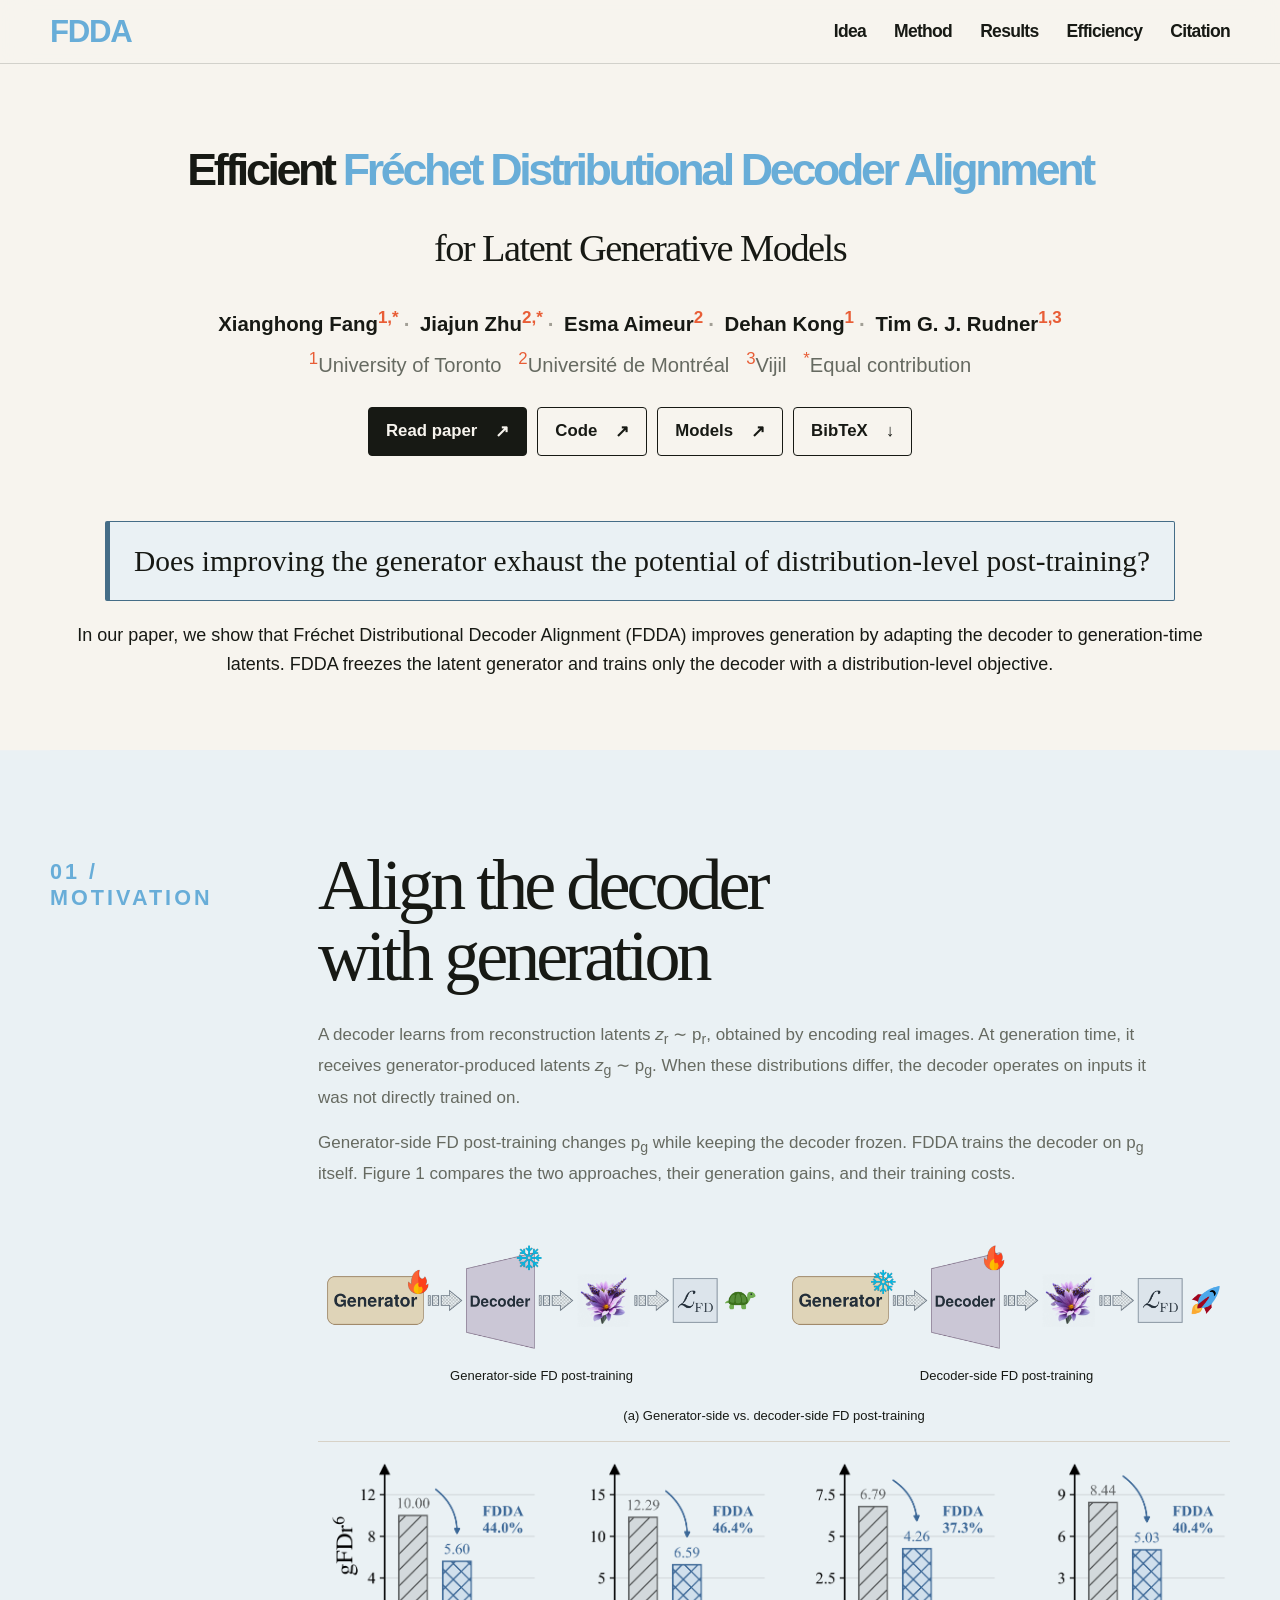
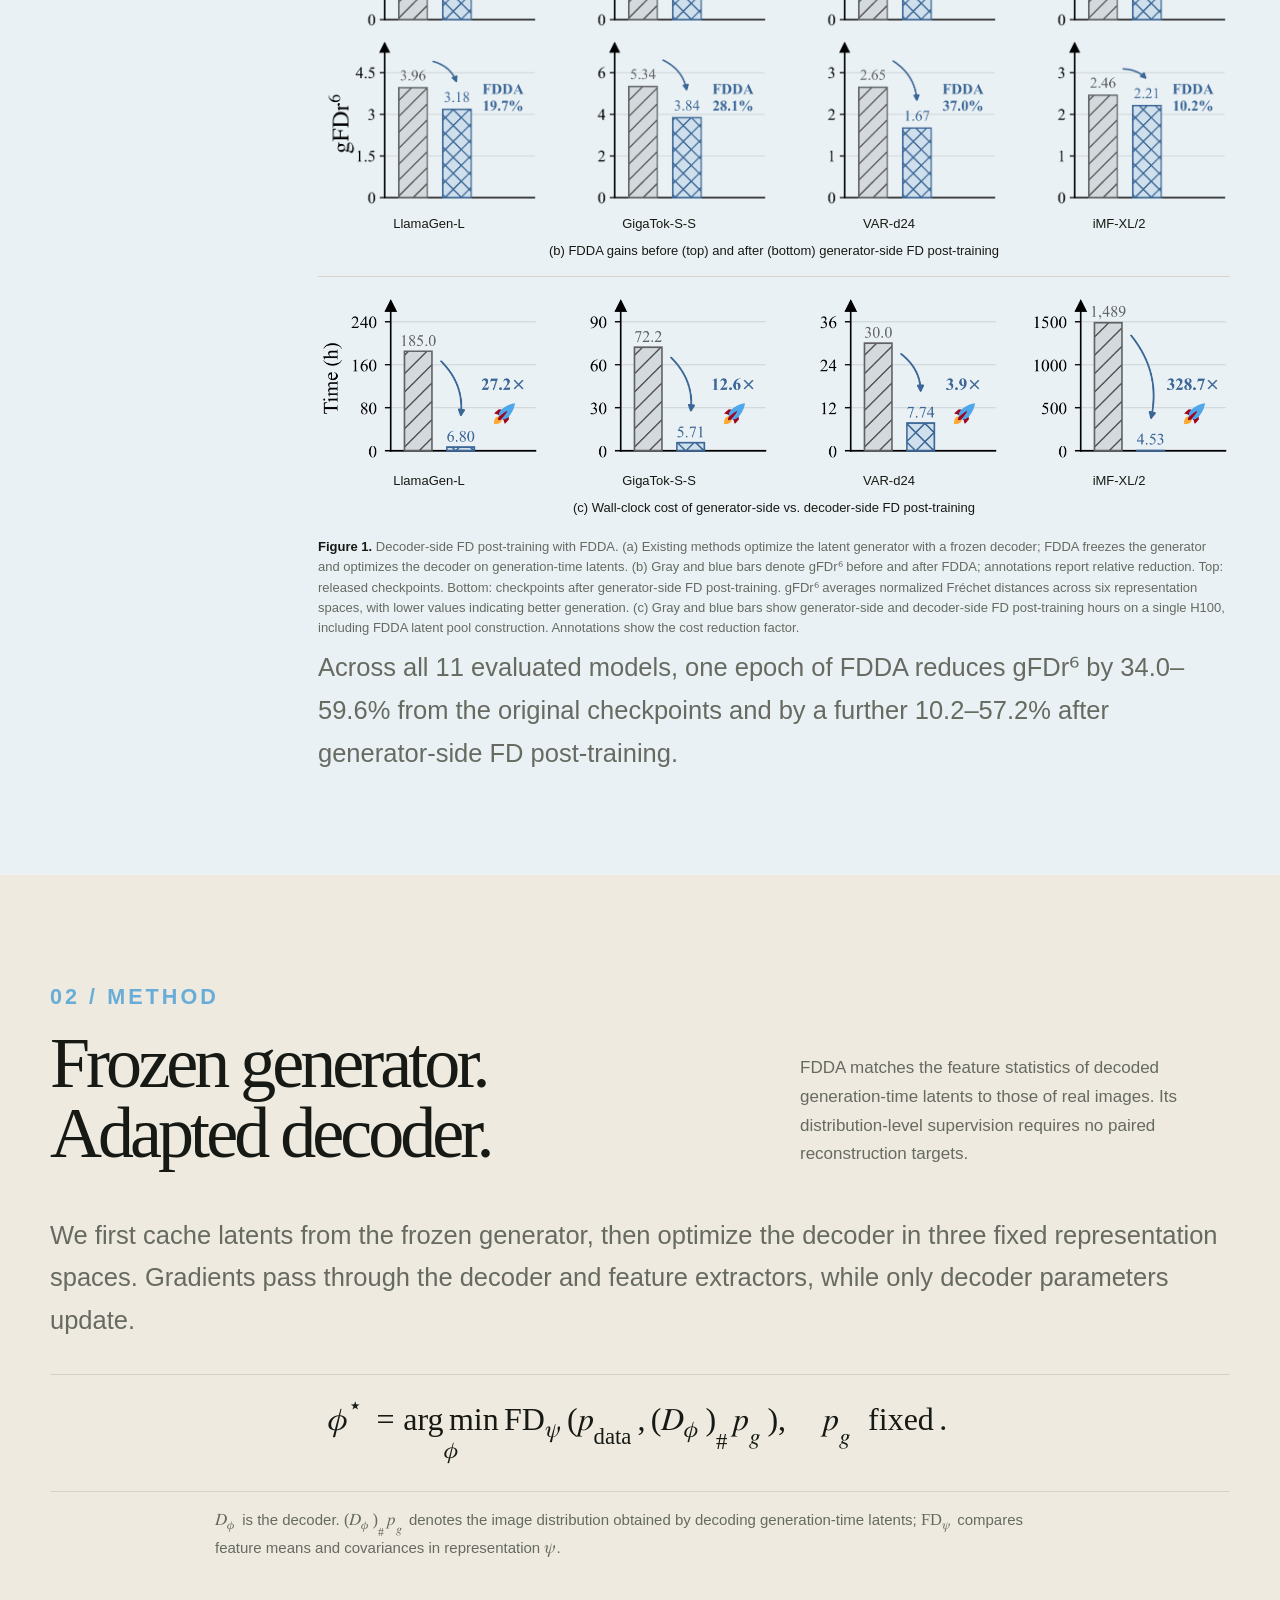
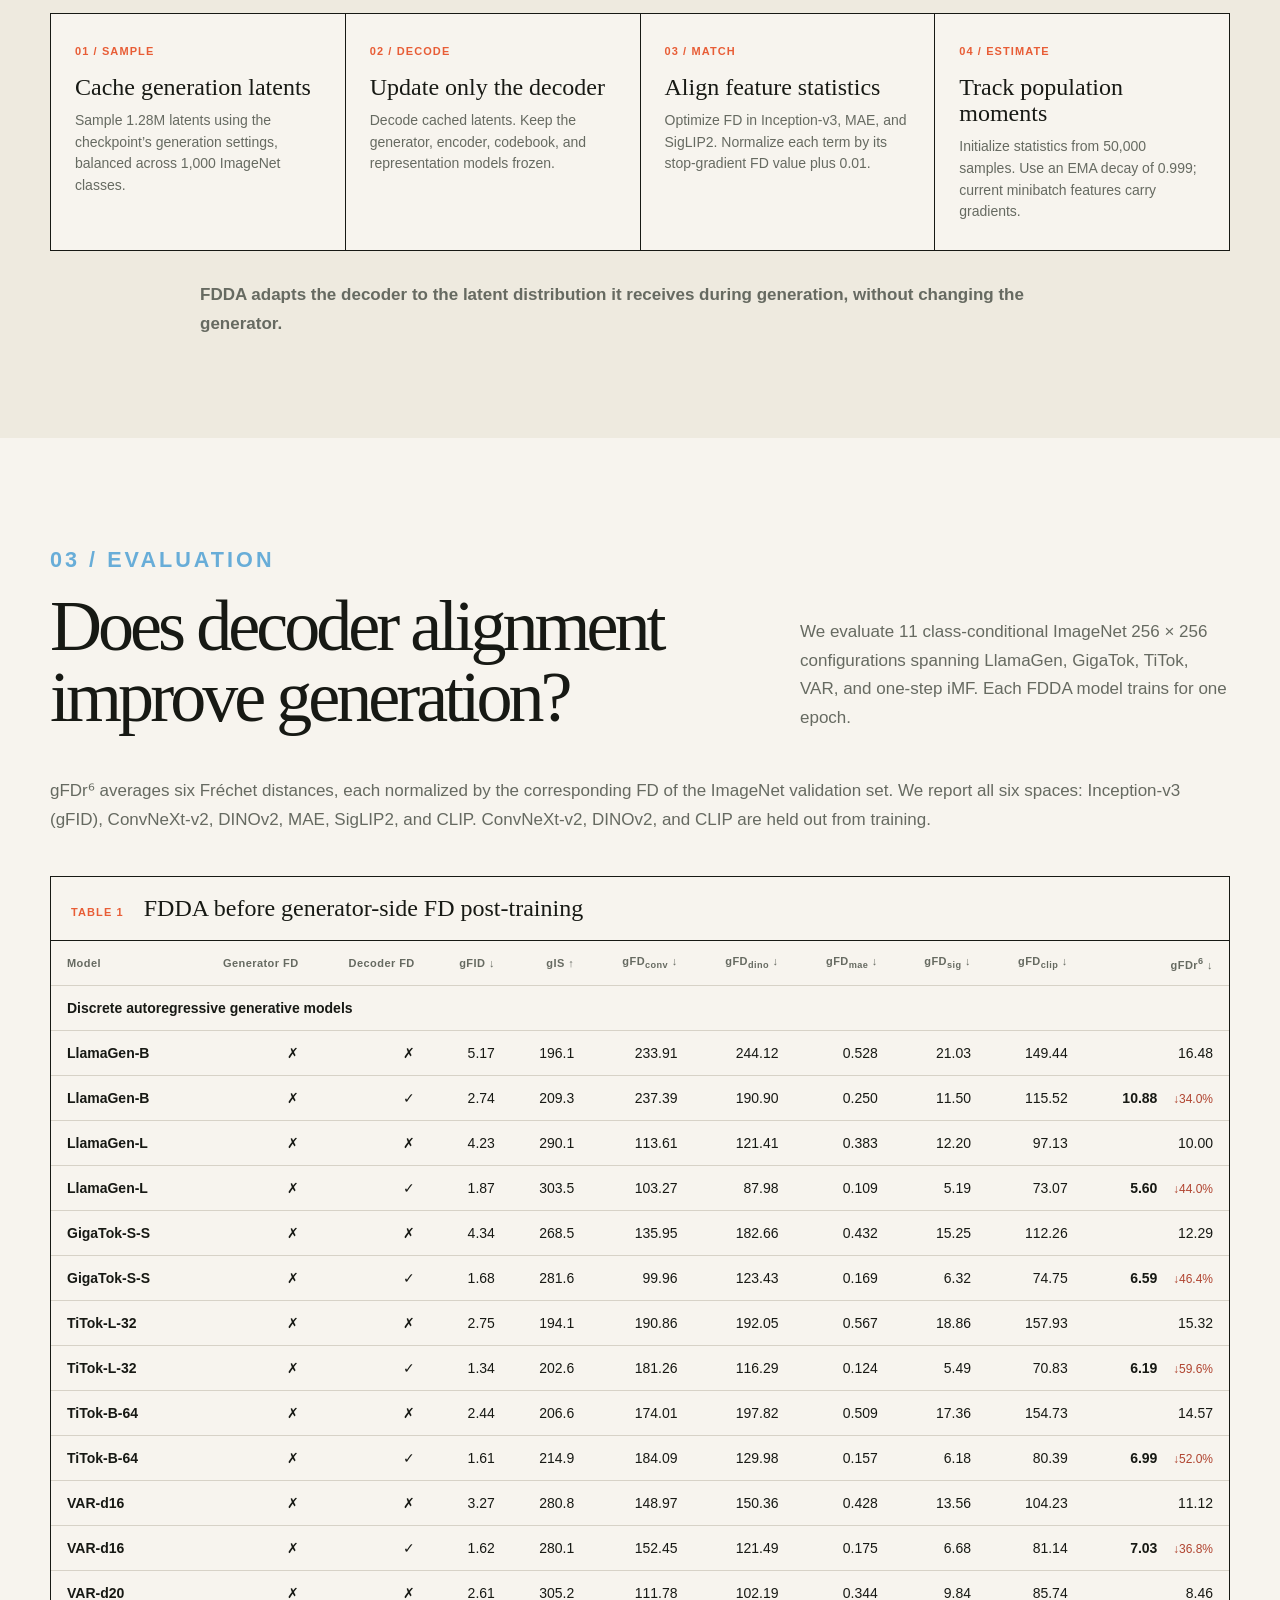
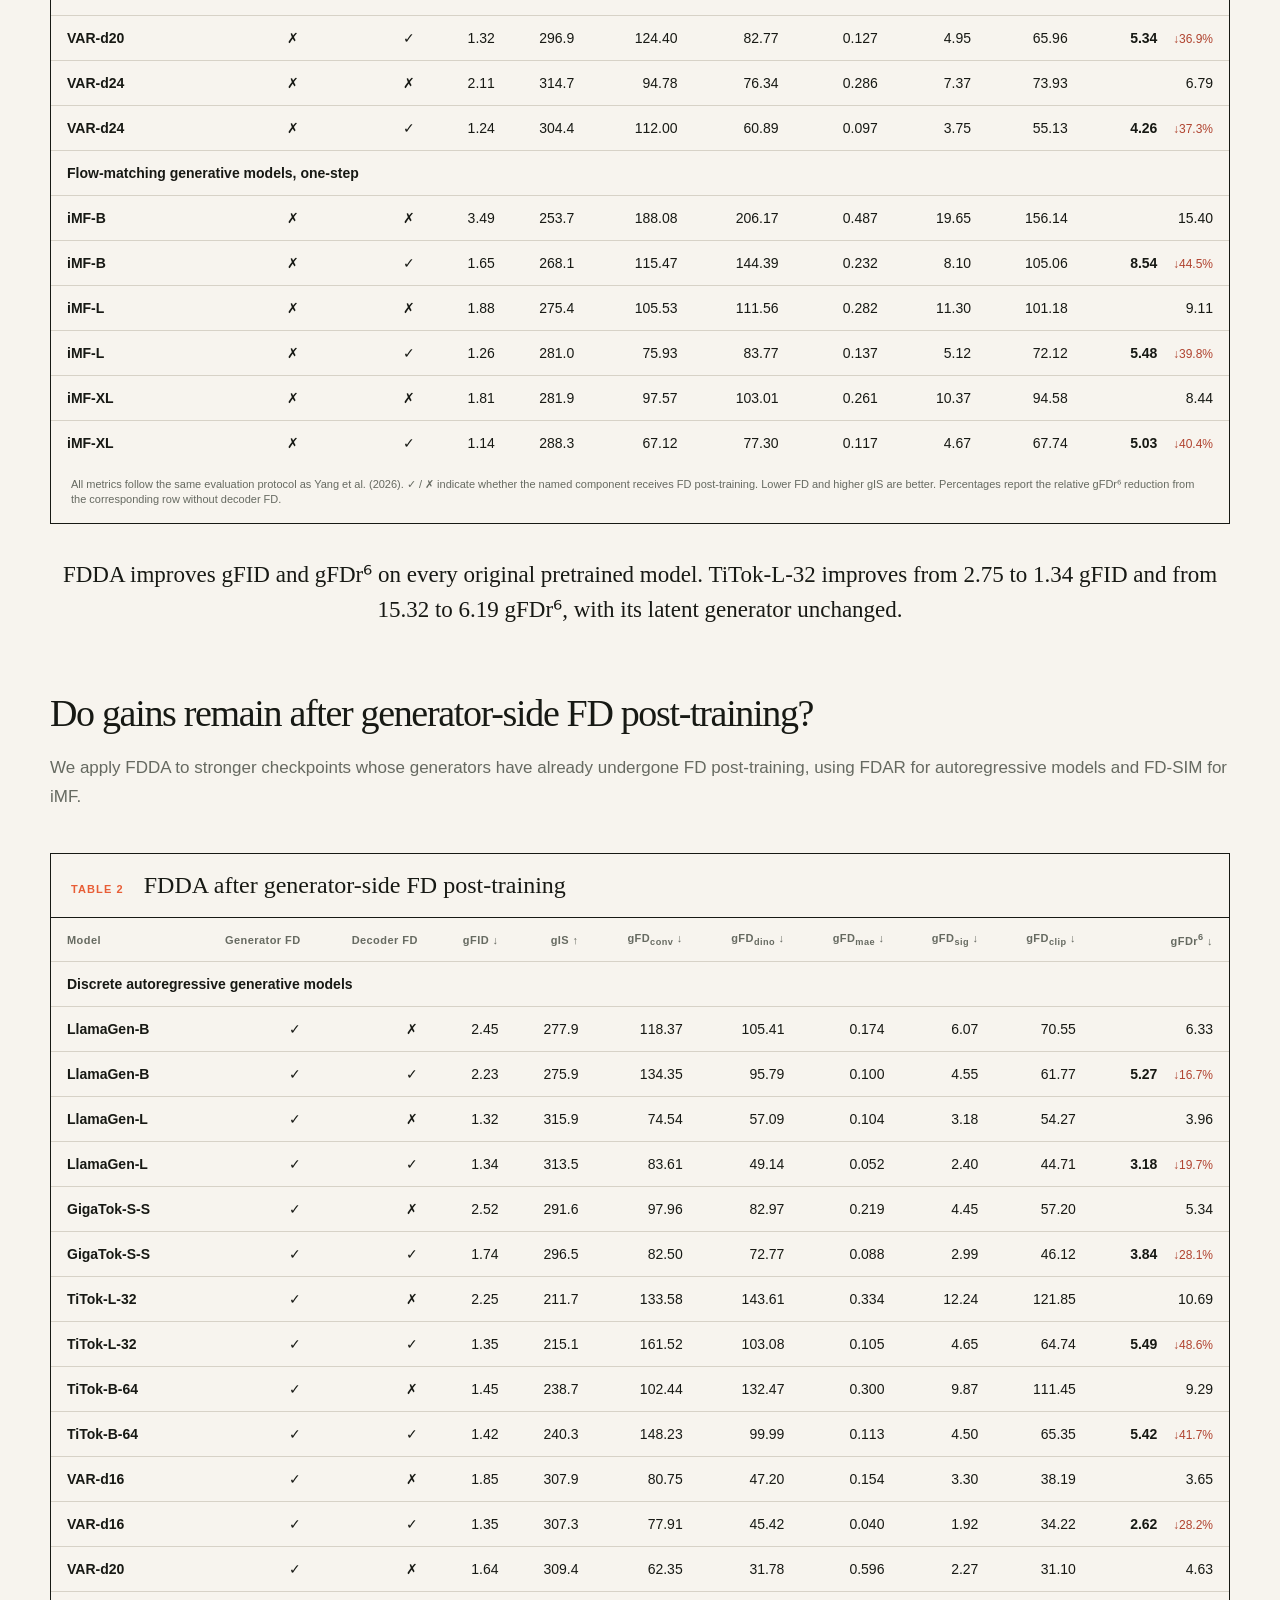
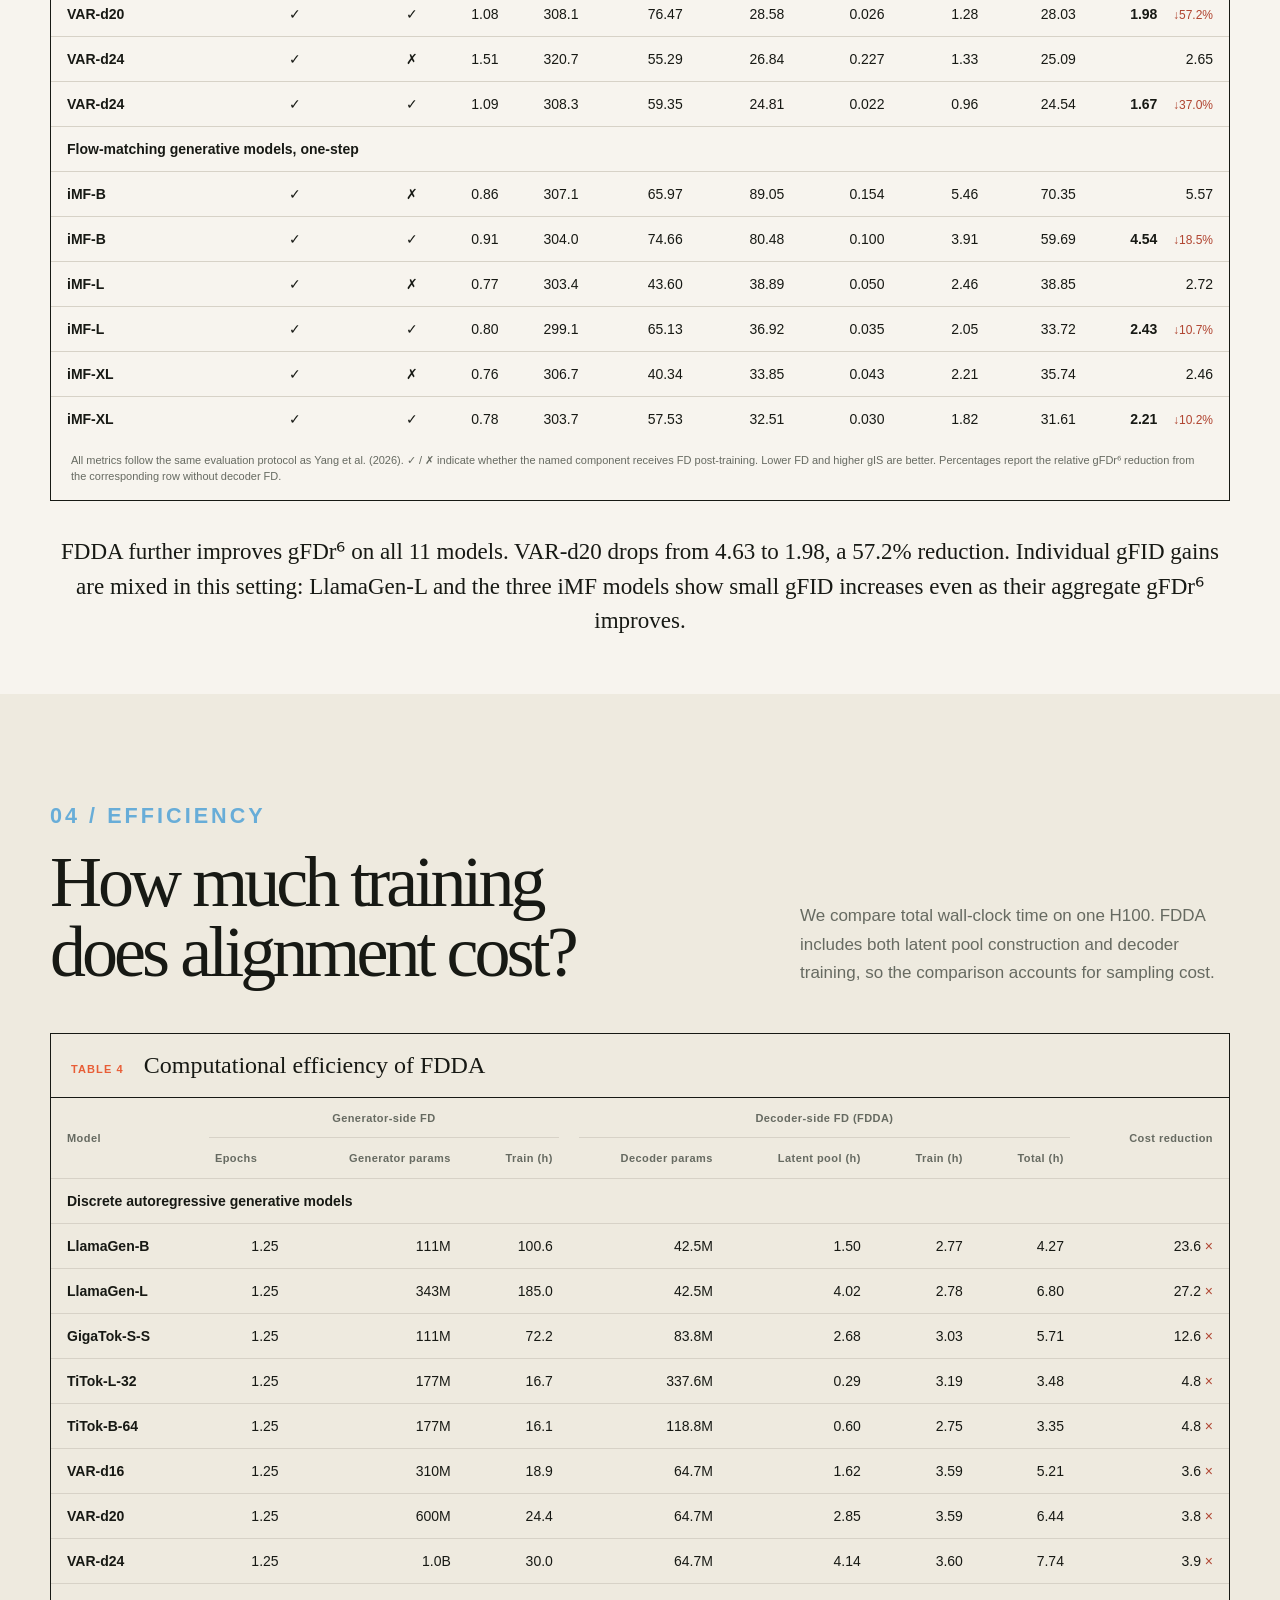
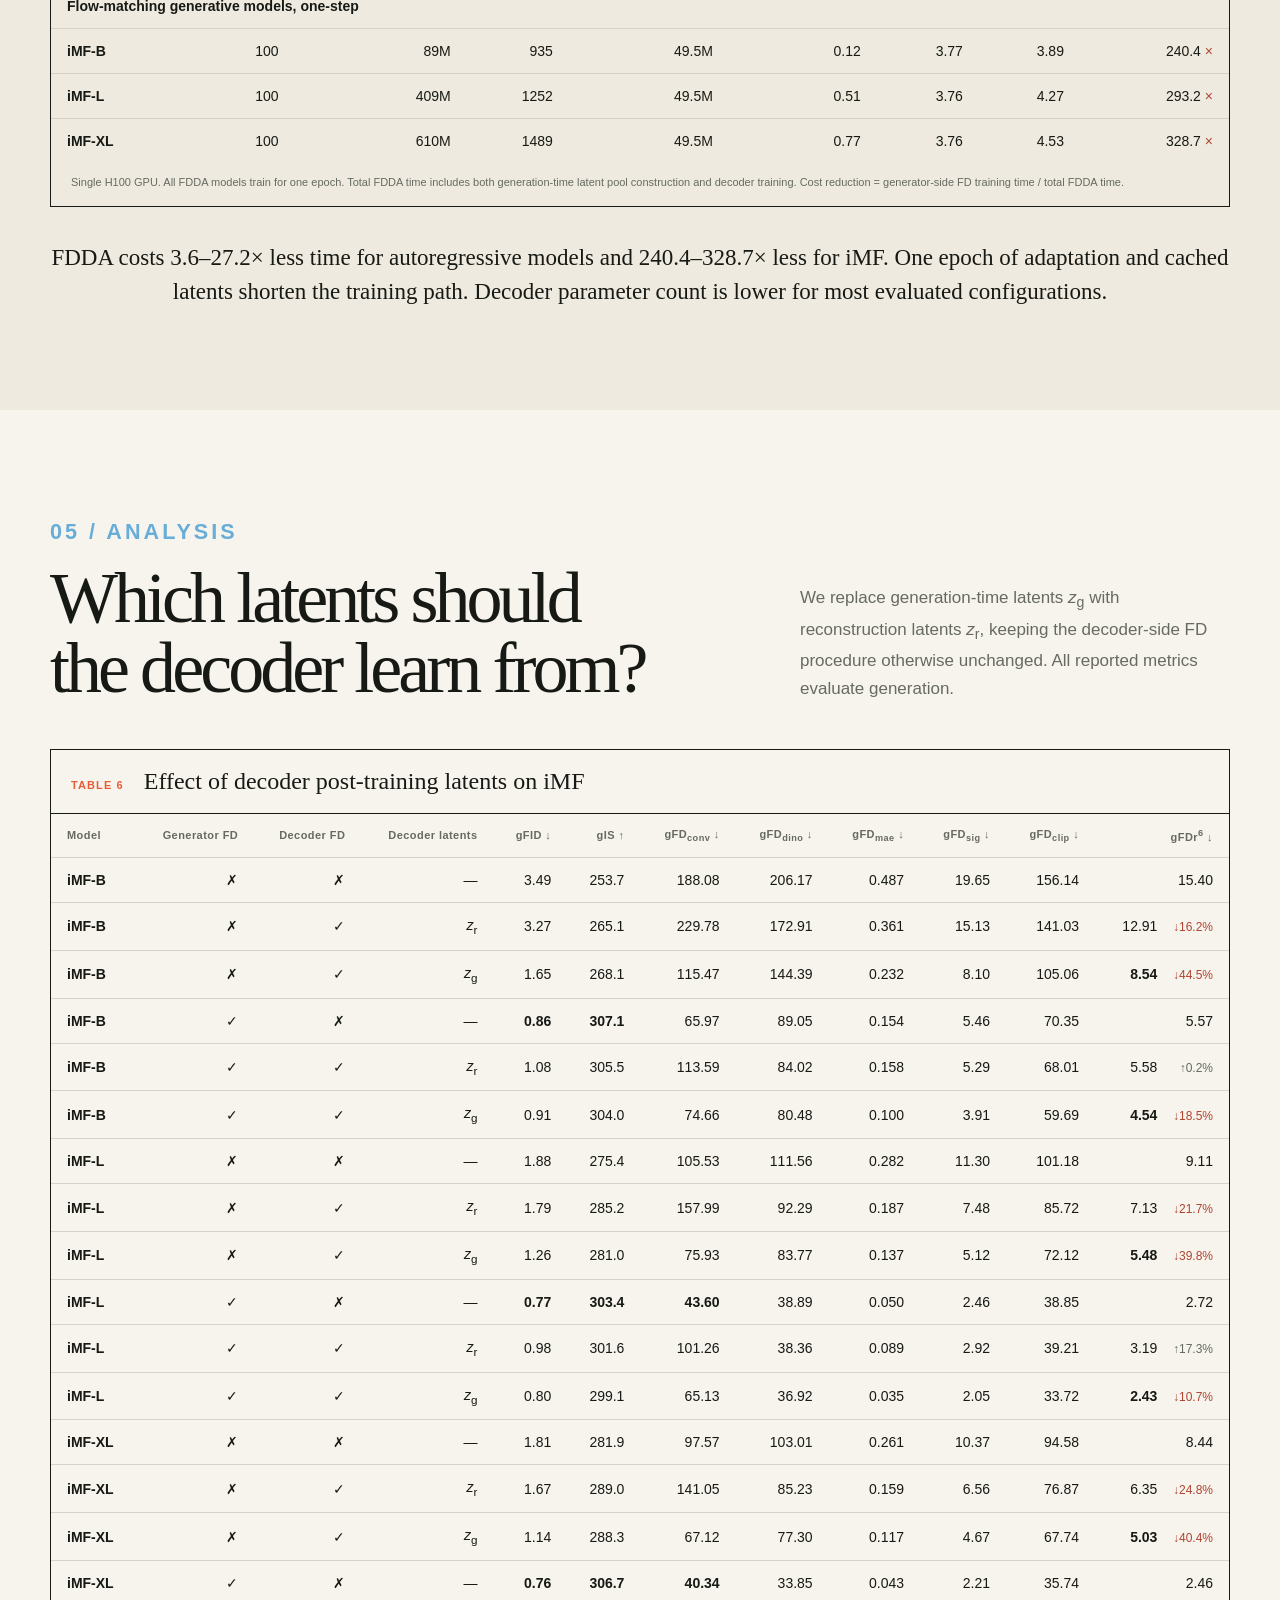
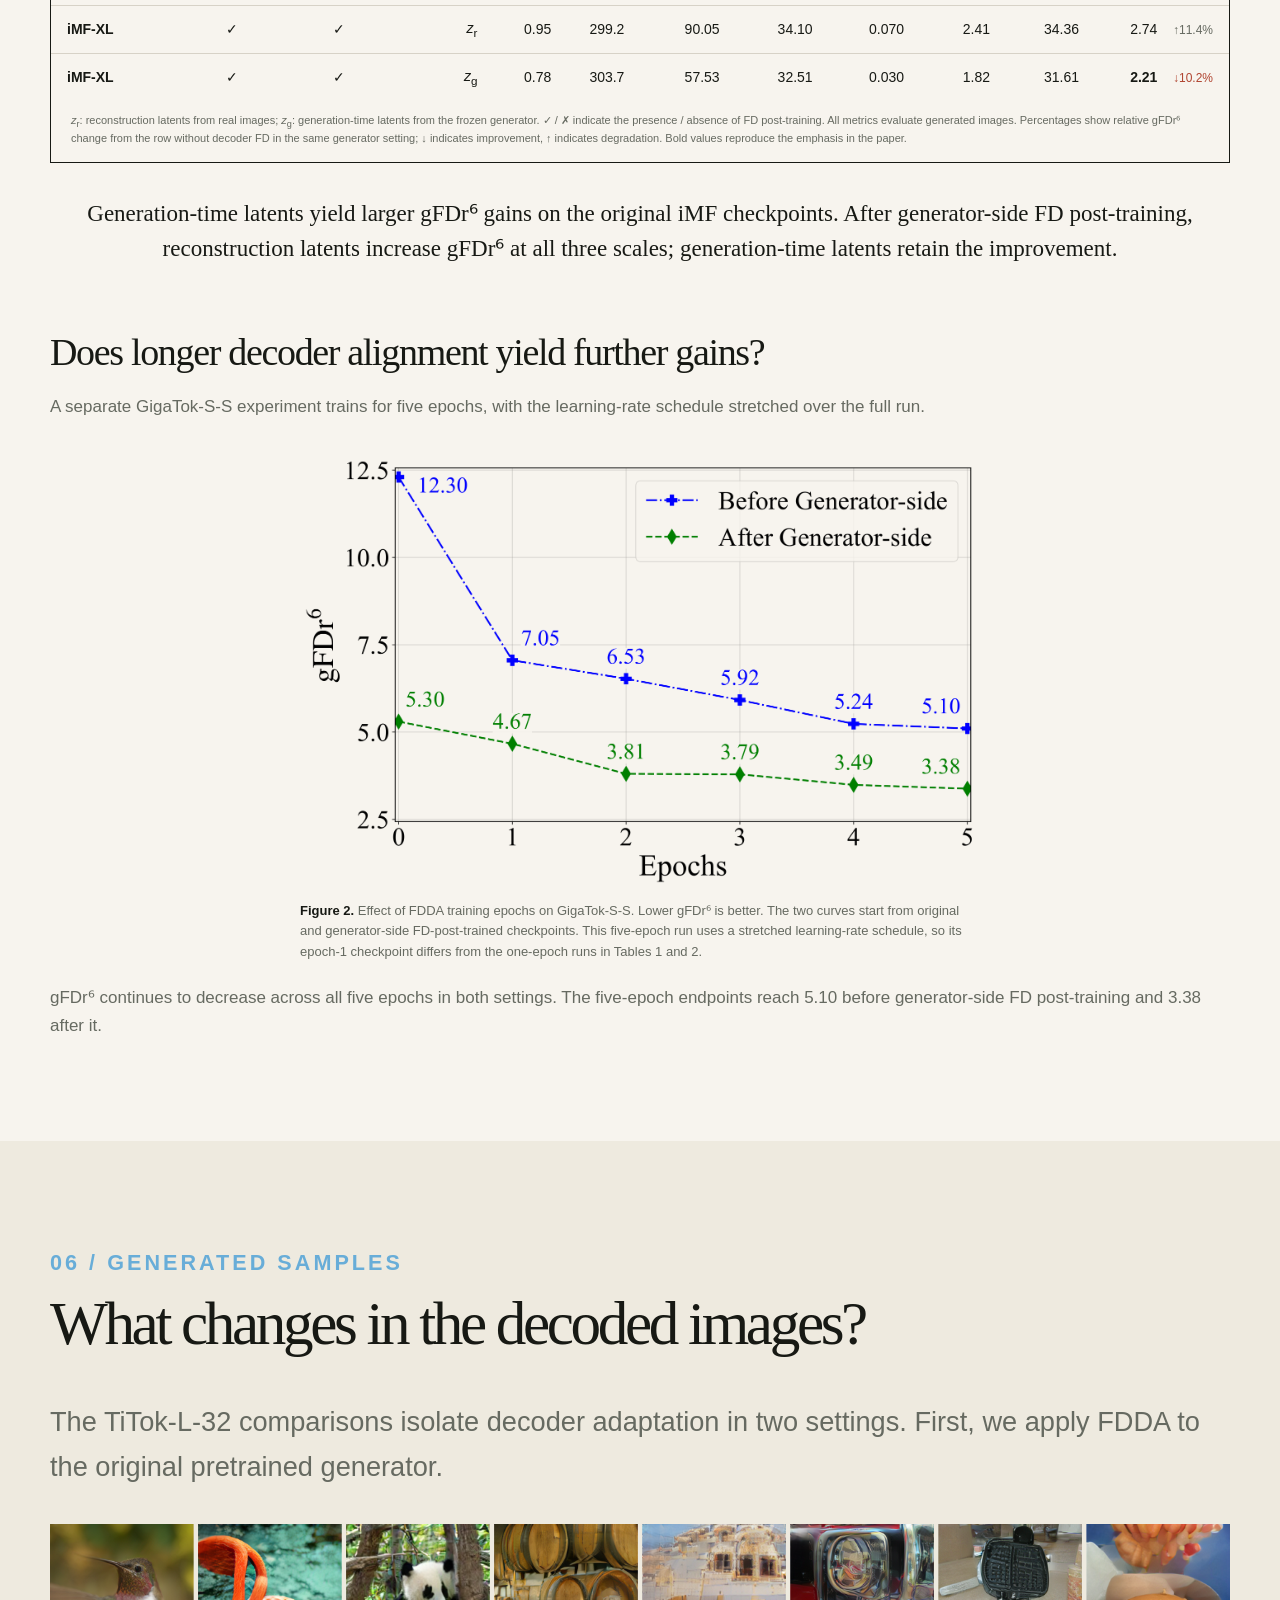
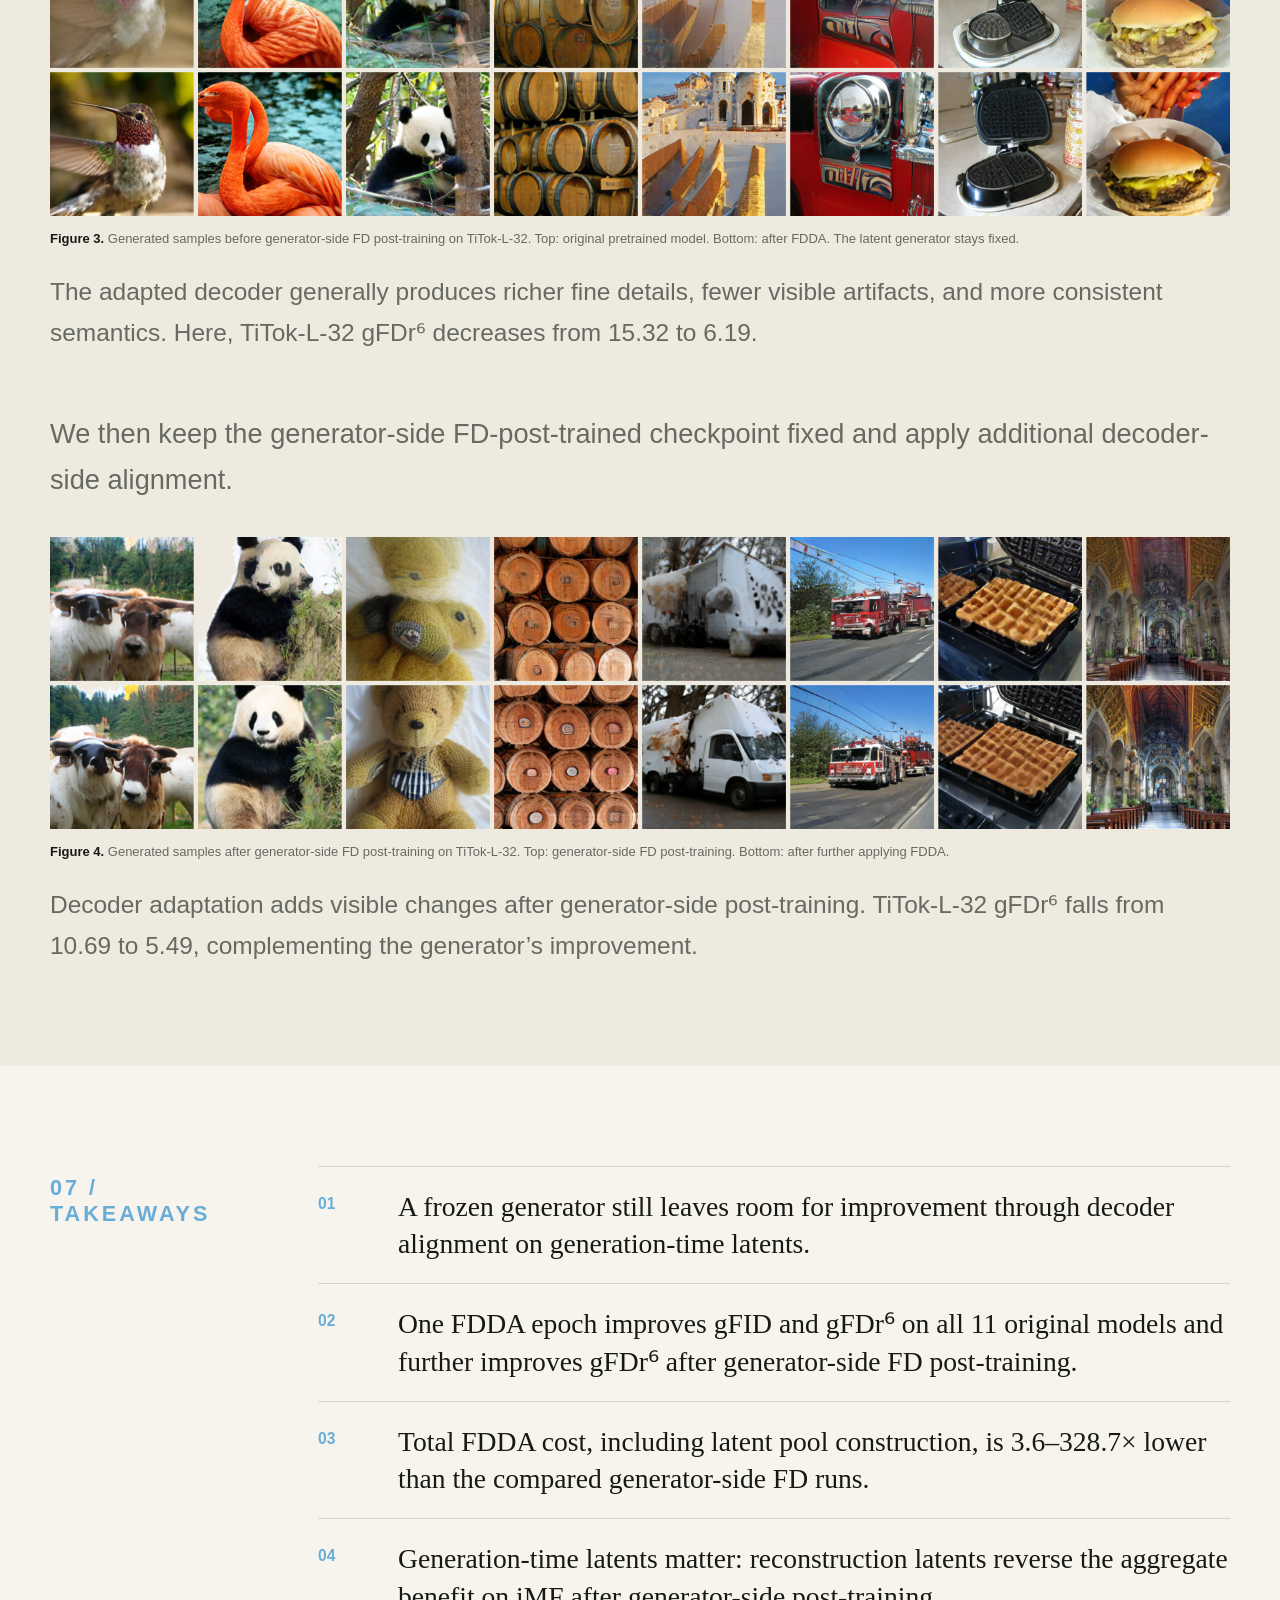
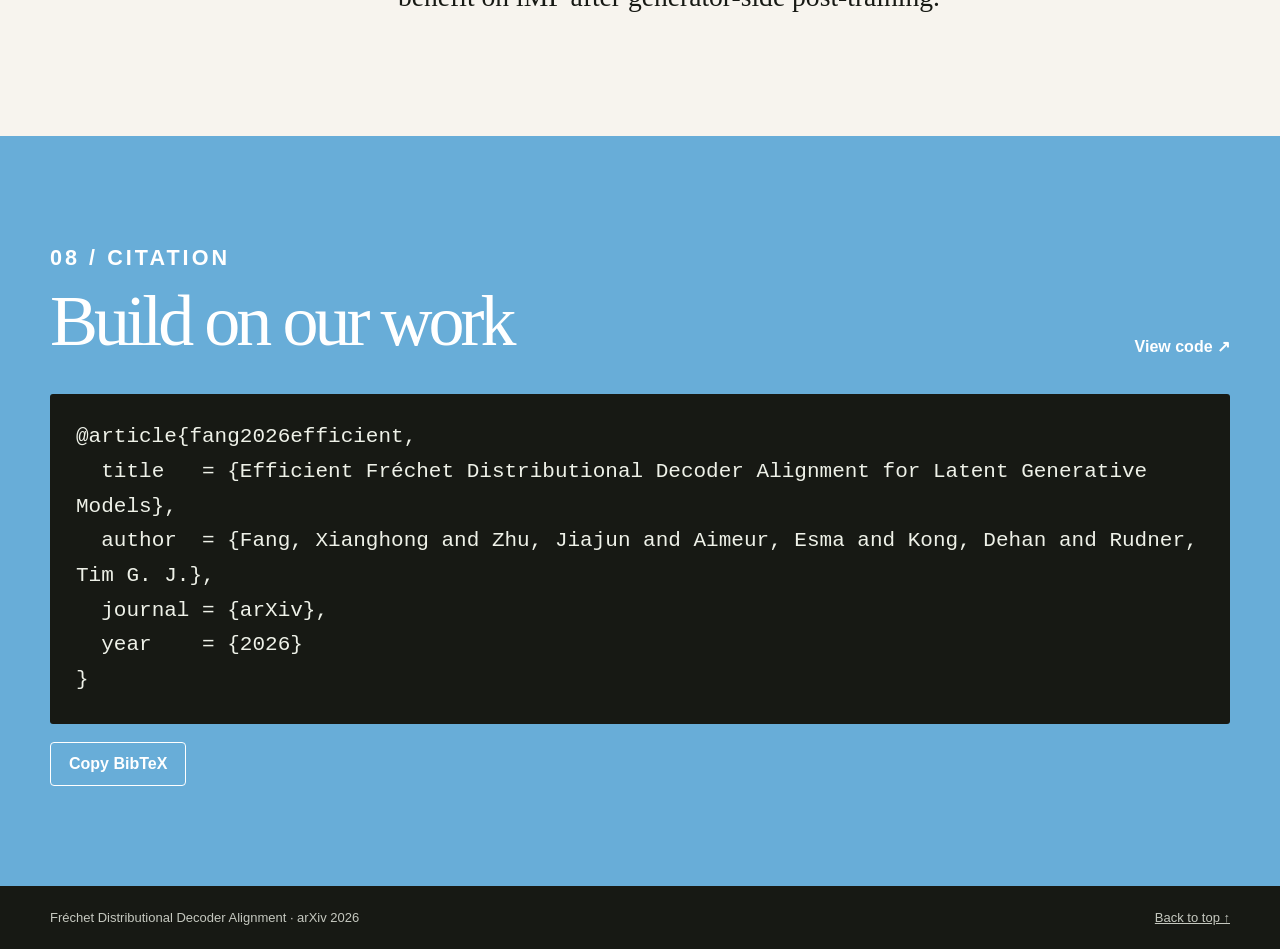
<file: docs/index.html>
<!doctype html>
<html lang="en"><head><meta charset="utf-8"><meta name="viewport" content="width=device-width, initial-scale=1">
<meta name="description" content="FDDA freezes the latent generator and aligns the decoder on generation-time latents with a Fréchet distributional objective. One epoch, 11 models, complementary gains at lower training cost.">
<meta name="theme-color" content="#f7f4ee"><title>Efficient Fréchet Distributional Decoder Alignment for Latent Generative Models</title><link rel="stylesheet" href="styles.css"></head><body>
<header class="topbar"><a class="wordmark" href="#top" aria-label="FDDA home"><span class="wordmark-main">FDDA</span></a><nav aria-label="Primary navigation"><a href="#idea">Idea</a><a href="#method">Method</a><a href="#results">Results</a><a href="#efficiency">Efficiency</a><a href="#citation">Citation</a></nav></header>
<main id="top"><section class="hero shell">
<h1><span class="title-black">Efficient </span><span class="title-sky">Fréchet Distributional Decoder Alignment</span></h1><p class="dek">for Latent Generative Models</p>
<p class="authors"><a href="https://sunset-clouds.github.io/" target="_blank" rel="noopener noreferrer">Xianghong Fang</a><sup>1,*</sup><span>·</span> Jiajun Zhu<sup>2,*</sup><span>·</span> Esma Aimeur<sup>2</sup><span>·</span> Dehan Kong<sup>1</sup><span>·</span> Tim G. J. Rudner<sup>1,3</sup></p>
<p class="affiliations"><sup>1</sup>University of Toronto &nbsp; <sup>2</sup>Université de Montréal &nbsp; <sup>3</sup>Vijil &nbsp; <sup>*</sup>Equal contribution</p>
<div class="actions"><a class="button dark" href="assets/FDDA.pdf" target="_blank" rel="noopener noreferrer">Read paper <span>↗</span></a><a class="button" href="https://github.com/sunset-clouds/Frechet-Distributional-Decoder-Alignment" target="_blank" rel="noopener noreferrer">Code <span>↗</span></a><a class="button" href="https://huggingface.co/jiajunzhu/Frechet-Distributional-Decoder-Alignment" target="_blank" rel="noopener noreferrer">Models <span>↗</span></a><a class="button" href="#citation">BibTeX <span>↓</span></a></div>
<div class="thesis">Does improving the generator exhaust the potential of distribution-level post-training?</div><p class="answer">In our paper, we show that Fréchet Distributional Decoder Alignment (FDDA) improves generation by adapting the decoder to generation-time latents. FDDA freezes the latent generator and trains only the decoder with a distribution-level objective.</p></section>
<section id="idea" class="section shell split"><div class="section-label">01 / Motivation</div><div class="prose"><h2>Align the decoder<br>with generation</h2><p>A decoder learns from reconstruction latents <i>z</i><sub>r</sub> ∼ p<sub>r</sub>, obtained by encoding real images. At generation time, it receives generator-produced latents <i>z</i><sub>g</sub> ∼ p<sub>g</sub>. When these distributions differ, the decoder operates on inputs it was not directly trained on.</p><p>Generator-side FD post-training changes p<sub>g</sub> while keeping the decoder frozen. FDDA trains the decoder on p<sub>g</sub> itself. Figure 1 compares the two approaches, their generation gains, and their training costs.</p></div>
<figure class="paper-figure full-span teaser"><div class="paradigm-grid"><div><img src="assets/generator_side.png" width="810" height="209" alt="Generator-side FD post-training" loading="eager" decoding="async"><p>Generator-side FD post-training</p></div><div><img src="assets/decoder_side.png" width="810" height="209" alt="Decoder-side FD post-training" loading="eager" decoding="async"><p>Decoder-side FD post-training</p></div></div><p class="panel-caption">(a) Generator-side vs. decoder-side FD post-training</p><div class="panel-divider"></div><div class="plot-grid"><img src="assets/performance_gains/before_llamagen.png" width="465" height="356" alt="Before generator-side FD: gFDr⁶ comparison for LlamaGen-L" loading="eager" decoding="async"><img src="assets/performance_gains/before_gigatok.png" width="465" height="356" alt="Before generator-side FD: gFDr⁶ comparison for GigaTok-S-S" loading="eager" decoding="async"><img src="assets/performance_gains/before_var.png" width="465" height="356" alt="Before generator-side FD: gFDr⁶ comparison for VAR-d24" loading="eager" decoding="async"><img src="assets/performance_gains/before_imf.png" width="465" height="356" alt="Before generator-side FD: gFDr⁶ comparison for iMF-XL/2" loading="eager" decoding="async"></div><div class="plot-grid"><img src="assets/performance_gains/after_llamagen.png" width="465" height="356" alt="After generator-side FD: gFDr⁶ comparison for LlamaGen-L" loading="eager" decoding="async"><img src="assets/performance_gains/after_gigatok.png" width="465" height="356" alt="After generator-side FD: gFDr⁶ comparison for GigaTok-S-S" loading="eager" decoding="async"><img src="assets/performance_gains/after_var.png" width="465" height="356" alt="After generator-side FD: gFDr⁶ comparison for VAR-d24" loading="eager" decoding="async"><img src="assets/performance_gains/after_imf.png" width="465" height="356" alt="After generator-side FD: gFDr⁶ comparison for iMF-XL/2" loading="eager" decoding="async"></div><div class="plot-labels"><span>LlamaGen-L</span><span>GigaTok-S-S</span><span>VAR-d24</span><span>iMF-XL/2</span></div><p class="panel-caption">(b) FDDA gains before (top) and after (bottom) generator-side FD post-training</p><div class="panel-divider"></div><div class="plot-grid"><img src="assets/train_hours/cost_llamagen.png" width="403" height="309" alt="Single-H100 training time comparison for LlamaGen-L" loading="eager" decoding="async"><img src="assets/train_hours/cost_gigatok.png" width="403" height="309" alt="Single-H100 training time comparison for GigaTok-S-S" loading="eager" decoding="async"><img src="assets/train_hours/cost_var.png" width="403" height="309" alt="Single-H100 training time comparison for VAR-d24" loading="eager" decoding="async"><img src="assets/train_hours/cost_imf.png" width="403" height="309" alt="Single-H100 training time comparison for iMF-XL/2" loading="eager" decoding="async"></div><div class="plot-labels"><span>LlamaGen-L</span><span>GigaTok-S-S</span><span>VAR-d24</span><span>iMF-XL/2</span></div><p class="panel-caption">(c) Wall-clock cost of generator-side vs. decoder-side FD post-training</p><figcaption><span class="figure-number">Figure 1.</span> Decoder-side FD post-training with FDDA. (a) Existing methods optimize the latent generator with a frozen decoder; FDDA freezes the generator and optimizes the decoder on generation-time latents. (b) Gray and blue bars denote gFDr⁶ before and after FDDA; annotations report relative reduction. Top: released checkpoints. Bottom: checkpoints after generator-side FD post-training. gFDr⁶ averages normalized Fréchet distances across six representation spaces, with lower values indicating better generation. (c) Gray and blue bars show generator-side and decoder-side FD post-training hours on a single H100, including FDDA latent pool construction. Annotations show the cost reduction factor.</figcaption></figure><p class="figure-readout full-span">Across all 11 evaluated models, one epoch of FDDA reduces gFDr⁶ by 34.0–59.6% from the original checkpoints and by a further 10.2–57.2% after generator-side FD post-training.</p></section>
<section id="method" class="section method-section"><div class="shell"><div class="section-label">02 / Method</div><div class="section-head"><h2>Frozen generator.<br>Adapted decoder.</h2><p>FDDA matches the feature statistics of decoded generation-time latents to those of real images. Its distribution-level supervision requires no paired reconstruction targets.</p></div>
<p class="figure-setup">We first cache latents from the frozen generator, then optimize the decoder in three fixed representation spaces. Gradients pass through the decoder and feature extractors, while only decoder parameters update.</p>
<div class="objective"><math xmlns="http://www.w3.org/1998/Math/MathML" display="block" aria-label="Phi star equals arg min over phi of the Fréchet distance between the data distribution and the decoder pushforward of the generation latent distribution, with the generation latent distribution fixed."><mrow><msup><mi>ϕ</mi><mo>⋆</mo></msup><mo>=</mo><munder><mrow><mi mathvariant="normal">arg</mi><mspace width="0.167em"/><mi mathvariant="normal">min</mi></mrow><mi>ϕ</mi></munder><mspace width="0.167em"/><msub><mi mathvariant="normal">FD</mi><mi>ψ</mi></msub><mo>(</mo><msub><mi>p</mi><mtext>data</mtext></msub><mo>,</mo><msub><mrow><mo>(</mo><msub><mi>D</mi><mi>ϕ</mi></msub><mo>)</mo></mrow><mo>#</mo></msub><msub><mi>p</mi><mi>g</mi></msub><mo>)</mo><mo>,</mo><mspace width="1em"/><msub><mi>p</mi><mi>g</mi></msub><mspace width="0.333em"/><mtext>fixed</mtext><mo>.</mo></mrow></math></div>
<p class="objective-note"><math xmlns="http://www.w3.org/1998/Math/MathML"><msub><mi>D</mi><mi>ϕ</mi></msub></math> is the decoder. <math xmlns="http://www.w3.org/1998/Math/MathML"><mrow><msub><mrow><mo>(</mo><msub><mi>D</mi><mi>ϕ</mi></msub><mo>)</mo></mrow><mo>#</mo></msub><msub><mi>p</mi><mi>g</mi></msub></mrow></math> denotes the image distribution obtained by decoding generation-time latents; <math xmlns="http://www.w3.org/1998/Math/MathML"><msub><mi mathvariant="normal">FD</mi><mi>ψ</mi></msub></math> compares feature means and covariances in representation <math xmlns="http://www.w3.org/1998/Math/MathML"><mi>ψ</mi></math>.</p>
<div class="stages"><article><span>01 / Sample</span><h3>Cache generation latents</h3><p>Sample 1.28M latents using the checkpoint’s generation settings, balanced across 1,000 ImageNet classes.</p></article><article><span>02 / Decode</span><h3>Update only the decoder</h3><p>Decode cached latents. Keep the generator, encoder, codebook, and representation models frozen.</p></article><article><span>03 / Match</span><h3>Align feature statistics</h3><p>Optimize FD in Inception-v3, MAE, and SigLIP2. Normalize each term by its stop-gradient FD value plus 0.01.</p></article><article><span>04 / Estimate</span><h3>Track population moments</h3><p>Initialize statistics from 50,000 samples. Use an EMA decay of 0.999; current minibatch features carry gradients.</p></article></div>
<p class="figure-readout method-readout"><strong>FDDA adapts the decoder to the latent distribution it receives during generation, without changing the generator.</strong></p></div></section>
<section id="results" class="section shell"><div class="section-label">03 / Evaluation</div><div class="section-head"><h2>Does decoder alignment<br>improve generation?</h2><p>We evaluate 11 class-conditional ImageNet 256 × 256 configurations spanning LlamaGen, GigaTok, TiTok, VAR, and one-step iMF. Each FDDA model trains for one epoch.</p></div>
<p class="figure-setup evaluation-setup">gFDr⁶ averages six Fréchet distances, each normalized by the corresponding FD of the ImageNet validation set. We report all six spaces: Inception-v3 (gFID), ConvNeXt-v2, DINOv2, MAE, SigLIP2, and CLIP. ConvNeXt-v2, DINOv2, and CLIP are held out from training.</p>
<div class="table-block" id="table-1"><div class="table-heading"><span>Table 1</span><h3>FDDA before generator-side FD post-training</h3></div>
    <div class="table-scroll" tabindex="0" role="region" aria-label="Table 1: FDDA before generator-side FD post-training, scroll horizontally to see all columns"><table><caption class="sr-only">FDDA before generator-side FD post-training</caption><thead><tr><th scope="col">Model</th><th scope="col">Generator FD</th><th scope="col">Decoder FD</th><th scope="col">gFID ↓</th><th scope="col">gIS ↑</th><th scope="col">gFD<sub>conv</sub> ↓</th><th scope="col">gFD<sub>dino</sub> ↓</th><th scope="col">gFD<sub>mae</sub> ↓</th><th scope="col">gFD<sub>sig</sub> ↓</th><th scope="col">gFD<sub>clip</sub> ↓</th><th scope="col">gFDr<sup>6</sup> ↓</th></tr></thead><tbody><tr class="group-row"><th colspan="11" scope="colgroup">Discrete autoregressive generative models</th></tr><tr class=""><th scope="row">LlamaGen-B</th><td><span aria-label="No FD post-training">✗</span></td><td><span aria-label="No FD post-training">✗</span></td><td>5.17</td><td>196.1</td><td>233.91</td><td>244.12</td><td>0.528</td><td>21.03</td><td>149.44</td><td class="aggregate">16.48</td></tr><tr class="fdda-row"><th scope="row">LlamaGen-B</th><td><span aria-label="No FD post-training">✗</span></td><td><span aria-label="FD post-trained">✓</span></td><td>2.74</td><td>209.3</td><td>237.39</td><td>190.90</td><td>0.250</td><td>11.50</td><td>115.52</td><td class="aggregate">10.88 <small class="reduction">↓34.0%</small></td></tr><tr class=""><th scope="row">LlamaGen-L</th><td><span aria-label="No FD post-training">✗</span></td><td><span aria-label="No FD post-training">✗</span></td><td>4.23</td><td>290.1</td><td>113.61</td><td>121.41</td><td>0.383</td><td>12.20</td><td>97.13</td><td class="aggregate">10.00</td></tr><tr class="fdda-row"><th scope="row">LlamaGen-L</th><td><span aria-label="No FD post-training">✗</span></td><td><span aria-label="FD post-trained">✓</span></td><td>1.87</td><td>303.5</td><td>103.27</td><td>87.98</td><td>0.109</td><td>5.19</td><td>73.07</td><td class="aggregate">5.60 <small class="reduction">↓44.0%</small></td></tr><tr class=""><th scope="row">GigaTok-S-S</th><td><span aria-label="No FD post-training">✗</span></td><td><span aria-label="No FD post-training">✗</span></td><td>4.34</td><td>268.5</td><td>135.95</td><td>182.66</td><td>0.432</td><td>15.25</td><td>112.26</td><td class="aggregate">12.29</td></tr><tr class="fdda-row"><th scope="row">GigaTok-S-S</th><td><span aria-label="No FD post-training">✗</span></td><td><span aria-label="FD post-trained">✓</span></td><td>1.68</td><td>281.6</td><td>99.96</td><td>123.43</td><td>0.169</td><td>6.32</td><td>74.75</td><td class="aggregate">6.59 <small class="reduction">↓46.4%</small></td></tr><tr class=""><th scope="row">TiTok-L-32</th><td><span aria-label="No FD post-training">✗</span></td><td><span aria-label="No FD post-training">✗</span></td><td>2.75</td><td>194.1</td><td>190.86</td><td>192.05</td><td>0.567</td><td>18.86</td><td>157.93</td><td class="aggregate">15.32</td></tr><tr class="fdda-row"><th scope="row">TiTok-L-32</th><td><span aria-label="No FD post-training">✗</span></td><td><span aria-label="FD post-trained">✓</span></td><td>1.34</td><td>202.6</td><td>181.26</td><td>116.29</td><td>0.124</td><td>5.49</td><td>70.83</td><td class="aggregate">6.19 <small class="reduction">↓59.6%</small></td></tr><tr class=""><th scope="row">TiTok-B-64</th><td><span aria-label="No FD post-training">✗</span></td><td><span aria-label="No FD post-training">✗</span></td><td>2.44</td><td>206.6</td><td>174.01</td><td>197.82</td><td>0.509</td><td>17.36</td><td>154.73</td><td class="aggregate">14.57</td></tr><tr class="fdda-row"><th scope="row">TiTok-B-64</th><td><span aria-label="No FD post-training">✗</span></td><td><span aria-label="FD post-trained">✓</span></td><td>1.61</td><td>214.9</td><td>184.09</td><td>129.98</td><td>0.157</td><td>6.18</td><td>80.39</td><td class="aggregate">6.99 <small class="reduction">↓52.0%</small></td></tr><tr class=""><th scope="row">VAR-d16</th><td><span aria-label="No FD post-training">✗</span></td><td><span aria-label="No FD post-training">✗</span></td><td>3.27</td><td>280.8</td><td>148.97</td><td>150.36</td><td>0.428</td><td>13.56</td><td>104.23</td><td class="aggregate">11.12</td></tr><tr class="fdda-row"><th scope="row">VAR-d16</th><td><span aria-label="No FD post-training">✗</span></td><td><span aria-label="FD post-trained">✓</span></td><td>1.62</td><td>280.1</td><td>152.45</td><td>121.49</td><td>0.175</td><td>6.68</td><td>81.14</td><td class="aggregate">7.03 <small class="reduction">↓36.8%</small></td></tr><tr class=""><th scope="row">VAR-d20</th><td><span aria-label="No FD post-training">✗</span></td><td><span aria-label="No FD post-training">✗</span></td><td>2.61</td><td>305.2</td><td>111.78</td><td>102.19</td><td>0.344</td><td>9.84</td><td>85.74</td><td class="aggregate">8.46</td></tr><tr class="fdda-row"><th scope="row">VAR-d20</th><td><span aria-label="No FD post-training">✗</span></td><td><span aria-label="FD post-trained">✓</span></td><td>1.32</td><td>296.9</td><td>124.40</td><td>82.77</td><td>0.127</td><td>4.95</td><td>65.96</td><td class="aggregate">5.34 <small class="reduction">↓36.9%</small></td></tr><tr class=""><th scope="row">VAR-d24</th><td><span aria-label="No FD post-training">✗</span></td><td><span aria-label="No FD post-training">✗</span></td><td>2.11</td><td>314.7</td><td>94.78</td><td>76.34</td><td>0.286</td><td>7.37</td><td>73.93</td><td class="aggregate">6.79</td></tr><tr class="fdda-row"><th scope="row">VAR-d24</th><td><span aria-label="No FD post-training">✗</span></td><td><span aria-label="FD post-trained">✓</span></td><td>1.24</td><td>304.4</td><td>112.00</td><td>60.89</td><td>0.097</td><td>3.75</td><td>55.13</td><td class="aggregate">4.26 <small class="reduction">↓37.3%</small></td></tr><tr class="group-row"><th colspan="11" scope="colgroup">Flow-matching generative models, one-step</th></tr><tr class=""><th scope="row">iMF-B</th><td><span aria-label="No FD post-training">✗</span></td><td><span aria-label="No FD post-training">✗</span></td><td>3.49</td><td>253.7</td><td>188.08</td><td>206.17</td><td>0.487</td><td>19.65</td><td>156.14</td><td class="aggregate">15.40</td></tr><tr class="fdda-row"><th scope="row">iMF-B</th><td><span aria-label="No FD post-training">✗</span></td><td><span aria-label="FD post-trained">✓</span></td><td>1.65</td><td>268.1</td><td>115.47</td><td>144.39</td><td>0.232</td><td>8.10</td><td>105.06</td><td class="aggregate">8.54 <small class="reduction">↓44.5%</small></td></tr><tr class=""><th scope="row">iMF-L</th><td><span aria-label="No FD post-training">✗</span></td><td><span aria-label="No FD post-training">✗</span></td><td>1.88</td><td>275.4</td><td>105.53</td><td>111.56</td><td>0.282</td><td>11.30</td><td>101.18</td><td class="aggregate">9.11</td></tr><tr class="fdda-row"><th scope="row">iMF-L</th><td><span aria-label="No FD post-training">✗</span></td><td><span aria-label="FD post-trained">✓</span></td><td>1.26</td><td>281.0</td><td>75.93</td><td>83.77</td><td>0.137</td><td>5.12</td><td>72.12</td><td class="aggregate">5.48 <small class="reduction">↓39.8%</small></td></tr><tr class=""><th scope="row">iMF-XL</th><td><span aria-label="No FD post-training">✗</span></td><td><span aria-label="No FD post-training">✗</span></td><td>1.81</td><td>281.9</td><td>97.57</td><td>103.01</td><td>0.261</td><td>10.37</td><td>94.58</td><td class="aggregate">8.44</td></tr><tr class="fdda-row"><th scope="row">iMF-XL</th><td><span aria-label="No FD post-training">✗</span></td><td><span aria-label="FD post-trained">✓</span></td><td>1.14</td><td>288.3</td><td>67.12</td><td>77.30</td><td>0.117</td><td>4.67</td><td>67.74</td><td class="aggregate">5.03 <small class="reduction">↓40.4%</small></td></tr></tbody></table></div><p class="table-note">All metrics follow the same evaluation protocol as Yang et al. (2026). ✓ / ✗ indicate whether the named component receives FD post-training. Lower FD and higher gIS are better. Percentages report the relative gFDr⁶ reduction from the corresponding row without decoder FD.</p></div><p class="result-readout">FDDA improves gFID and gFDr⁶ on every original pretrained model. TiTok-L-32 improves from 2.75 to 1.34 gFID and from 15.32 to 6.19 gFDr⁶, with its latent generator unchanged.</p>
<div class="subsection-head"><h3>Do gains remain after generator-side FD post-training?</h3><p>We apply FDDA to stronger checkpoints whose generators have already undergone FD post-training, using FDAR for autoregressive models and FD-SIM for iMF.</p></div>
<div class="table-block" id="table-2"><div class="table-heading"><span>Table 2</span><h3>FDDA after generator-side FD post-training</h3></div>
    <div class="table-scroll" tabindex="0" role="region" aria-label="Table 2: FDDA after generator-side FD post-training, scroll horizontally to see all columns"><table><caption class="sr-only">FDDA after generator-side FD post-training</caption><thead><tr><th scope="col">Model</th><th scope="col">Generator FD</th><th scope="col">Decoder FD</th><th scope="col">gFID ↓</th><th scope="col">gIS ↑</th><th scope="col">gFD<sub>conv</sub> ↓</th><th scope="col">gFD<sub>dino</sub> ↓</th><th scope="col">gFD<sub>mae</sub> ↓</th><th scope="col">gFD<sub>sig</sub> ↓</th><th scope="col">gFD<sub>clip</sub> ↓</th><th scope="col">gFDr<sup>6</sup> ↓</th></tr></thead><tbody><tr class="group-row"><th colspan="11" scope="colgroup">Discrete autoregressive generative models</th></tr><tr class=""><th scope="row">LlamaGen-B</th><td><span aria-label="FD post-trained">✓</span></td><td><span aria-label="No FD post-training">✗</span></td><td>2.45</td><td>277.9</td><td>118.37</td><td>105.41</td><td>0.174</td><td>6.07</td><td>70.55</td><td class="aggregate">6.33</td></tr><tr class="fdda-row"><th scope="row">LlamaGen-B</th><td><span aria-label="FD post-trained">✓</span></td><td><span aria-label="FD post-trained">✓</span></td><td>2.23</td><td>275.9</td><td>134.35</td><td>95.79</td><td>0.100</td><td>4.55</td><td>61.77</td><td class="aggregate">5.27 <small class="reduction">↓16.7%</small></td></tr><tr class=""><th scope="row">LlamaGen-L</th><td><span aria-label="FD post-trained">✓</span></td><td><span aria-label="No FD post-training">✗</span></td><td>1.32</td><td>315.9</td><td>74.54</td><td>57.09</td><td>0.104</td><td>3.18</td><td>54.27</td><td class="aggregate">3.96</td></tr><tr class="fdda-row"><th scope="row">LlamaGen-L</th><td><span aria-label="FD post-trained">✓</span></td><td><span aria-label="FD post-trained">✓</span></td><td>1.34</td><td>313.5</td><td>83.61</td><td>49.14</td><td>0.052</td><td>2.40</td><td>44.71</td><td class="aggregate">3.18 <small class="reduction">↓19.7%</small></td></tr><tr class=""><th scope="row">GigaTok-S-S</th><td><span aria-label="FD post-trained">✓</span></td><td><span aria-label="No FD post-training">✗</span></td><td>2.52</td><td>291.6</td><td>97.96</td><td>82.97</td><td>0.219</td><td>4.45</td><td>57.20</td><td class="aggregate">5.34</td></tr><tr class="fdda-row"><th scope="row">GigaTok-S-S</th><td><span aria-label="FD post-trained">✓</span></td><td><span aria-label="FD post-trained">✓</span></td><td>1.74</td><td>296.5</td><td>82.50</td><td>72.77</td><td>0.088</td><td>2.99</td><td>46.12</td><td class="aggregate">3.84 <small class="reduction">↓28.1%</small></td></tr><tr class=""><th scope="row">TiTok-L-32</th><td><span aria-label="FD post-trained">✓</span></td><td><span aria-label="No FD post-training">✗</span></td><td>2.25</td><td>211.7</td><td>133.58</td><td>143.61</td><td>0.334</td><td>12.24</td><td>121.85</td><td class="aggregate">10.69</td></tr><tr class="fdda-row"><th scope="row">TiTok-L-32</th><td><span aria-label="FD post-trained">✓</span></td><td><span aria-label="FD post-trained">✓</span></td><td>1.35</td><td>215.1</td><td>161.52</td><td>103.08</td><td>0.105</td><td>4.65</td><td>64.74</td><td class="aggregate">5.49 <small class="reduction">↓48.6%</small></td></tr><tr class=""><th scope="row">TiTok-B-64</th><td><span aria-label="FD post-trained">✓</span></td><td><span aria-label="No FD post-training">✗</span></td><td>1.45</td><td>238.7</td><td>102.44</td><td>132.47</td><td>0.300</td><td>9.87</td><td>111.45</td><td class="aggregate">9.29</td></tr><tr class="fdda-row"><th scope="row">TiTok-B-64</th><td><span aria-label="FD post-trained">✓</span></td><td><span aria-label="FD post-trained">✓</span></td><td>1.42</td><td>240.3</td><td>148.23</td><td>99.99</td><td>0.113</td><td>4.50</td><td>65.35</td><td class="aggregate">5.42 <small class="reduction">↓41.7%</small></td></tr><tr class=""><th scope="row">VAR-d16</th><td><span aria-label="FD post-trained">✓</span></td><td><span aria-label="No FD post-training">✗</span></td><td>1.85</td><td>307.9</td><td>80.75</td><td>47.20</td><td>0.154</td><td>3.30</td><td>38.19</td><td class="aggregate">3.65</td></tr><tr class="fdda-row"><th scope="row">VAR-d16</th><td><span aria-label="FD post-trained">✓</span></td><td><span aria-label="FD post-trained">✓</span></td><td>1.35</td><td>307.3</td><td>77.91</td><td>45.42</td><td>0.040</td><td>1.92</td><td>34.22</td><td class="aggregate">2.62 <small class="reduction">↓28.2%</small></td></tr><tr class=""><th scope="row">VAR-d20</th><td><span aria-label="FD post-trained">✓</span></td><td><span aria-label="No FD post-training">✗</span></td><td>1.64</td><td>309.4</td><td>62.35</td><td>31.78</td><td>0.596</td><td>2.27</td><td>31.10</td><td class="aggregate">4.63</td></tr><tr class="fdda-row"><th scope="row">VAR-d20</th><td><span aria-label="FD post-trained">✓</span></td><td><span aria-label="FD post-trained">✓</span></td><td>1.08</td><td>308.1</td><td>76.47</td><td>28.58</td><td>0.026</td><td>1.28</td><td>28.03</td><td class="aggregate">1.98 <small class="reduction">↓57.2%</small></td></tr><tr class=""><th scope="row">VAR-d24</th><td><span aria-label="FD post-trained">✓</span></td><td><span aria-label="No FD post-training">✗</span></td><td>1.51</td><td>320.7</td><td>55.29</td><td>26.84</td><td>0.227</td><td>1.33</td><td>25.09</td><td class="aggregate">2.65</td></tr><tr class="fdda-row"><th scope="row">VAR-d24</th><td><span aria-label="FD post-trained">✓</span></td><td><span aria-label="FD post-trained">✓</span></td><td>1.09</td><td>308.3</td><td>59.35</td><td>24.81</td><td>0.022</td><td>0.96</td><td>24.54</td><td class="aggregate">1.67 <small class="reduction">↓37.0%</small></td></tr><tr class="group-row"><th colspan="11" scope="colgroup">Flow-matching generative models, one-step</th></tr><tr class=""><th scope="row">iMF-B</th><td><span aria-label="FD post-trained">✓</span></td><td><span aria-label="No FD post-training">✗</span></td><td>0.86</td><td>307.1</td><td>65.97</td><td>89.05</td><td>0.154</td><td>5.46</td><td>70.35</td><td class="aggregate">5.57</td></tr><tr class="fdda-row"><th scope="row">iMF-B</th><td><span aria-label="FD post-trained">✓</span></td><td><span aria-label="FD post-trained">✓</span></td><td>0.91</td><td>304.0</td><td>74.66</td><td>80.48</td><td>0.100</td><td>3.91</td><td>59.69</td><td class="aggregate">4.54 <small class="reduction">↓18.5%</small></td></tr><tr class=""><th scope="row">iMF-L</th><td><span aria-label="FD post-trained">✓</span></td><td><span aria-label="No FD post-training">✗</span></td><td>0.77</td><td>303.4</td><td>43.60</td><td>38.89</td><td>0.050</td><td>2.46</td><td>38.85</td><td class="aggregate">2.72</td></tr><tr class="fdda-row"><th scope="row">iMF-L</th><td><span aria-label="FD post-trained">✓</span></td><td><span aria-label="FD post-trained">✓</span></td><td>0.80</td><td>299.1</td><td>65.13</td><td>36.92</td><td>0.035</td><td>2.05</td><td>33.72</td><td class="aggregate">2.43 <small class="reduction">↓10.7%</small></td></tr><tr class=""><th scope="row">iMF-XL</th><td><span aria-label="FD post-trained">✓</span></td><td><span aria-label="No FD post-training">✗</span></td><td>0.76</td><td>306.7</td><td>40.34</td><td>33.85</td><td>0.043</td><td>2.21</td><td>35.74</td><td class="aggregate">2.46</td></tr><tr class="fdda-row"><th scope="row">iMF-XL</th><td><span aria-label="FD post-trained">✓</span></td><td><span aria-label="FD post-trained">✓</span></td><td>0.78</td><td>303.7</td><td>57.53</td><td>32.51</td><td>0.030</td><td>1.82</td><td>31.61</td><td class="aggregate">2.21 <small class="reduction">↓10.2%</small></td></tr></tbody></table></div><p class="table-note">All metrics follow the same evaluation protocol as Yang et al. (2026). ✓ / ✗ indicate whether the named component receives FD post-training. Lower FD and higher gIS are better. Percentages report the relative gFDr⁶ reduction from the corresponding row without decoder FD.</p></div><p class="result-readout">FDDA further improves gFDr⁶ on all 11 models. VAR-d20 drops from 4.63 to 1.98, a 57.2% reduction. Individual gFID gains are mixed in this setting: LlamaGen-L and the three iMF models show small gFID increases even as their aggregate gFDr⁶ improves.</p></section>
<section id="efficiency" class="section method-section"><div class="shell"><div class="section-label">04 / Efficiency</div><div class="section-head"><h2>How much training<br>does alignment cost?</h2><p>We compare total wall-clock time on one H100. FDDA includes both latent pool construction and decoder training, so the comparison accounts for sampling cost.</p></div>
<div class="table-block" id="table-4"><div class="table-heading"><span>Table 4</span><h3>Computational efficiency of FDDA</h3></div>
    <div class="table-scroll" tabindex="0" role="region" aria-label="Table 4: Computational efficiency of FDDA, scroll horizontally to see all columns"><table><caption class="sr-only">Computational efficiency of FDDA</caption><thead><tr><th rowspan="2" scope="col">Model</th><th colspan="3" scope="colgroup">Generator-side FD</th><th colspan="4" scope="colgroup">Decoder-side FD (FDDA)</th><th rowspan="2" scope="col">Cost reduction</th></tr><tr><th scope="col">Epochs</th><th scope="col">Generator params</th><th scope="col">Train (h)</th><th scope="col">Decoder params</th><th scope="col">Latent pool (h)</th><th scope="col">Train (h)</th><th scope="col">Total (h)</th></tr></thead><tbody><tr class="group-row"><th colspan="9" scope="colgroup">Discrete autoregressive generative models</th></tr><tr><th scope="row">LlamaGen-B</th><td>1.25</td><td>111M</td><td>100.6</td><td>42.5M</td><td>1.50</td><td>2.77</td><td>4.27</td><td>23.6 <span class="reduction">×</span></td></tr><tr><th scope="row">LlamaGen-L</th><td>1.25</td><td>343M</td><td>185.0</td><td>42.5M</td><td>4.02</td><td>2.78</td><td>6.80</td><td>27.2 <span class="reduction">×</span></td></tr><tr><th scope="row">GigaTok-S-S</th><td>1.25</td><td>111M</td><td>72.2</td><td>83.8M</td><td>2.68</td><td>3.03</td><td>5.71</td><td>12.6 <span class="reduction">×</span></td></tr><tr><th scope="row">TiTok-L-32</th><td>1.25</td><td>177M</td><td>16.7</td><td>337.6M</td><td>0.29</td><td>3.19</td><td>3.48</td><td>4.8 <span class="reduction">×</span></td></tr><tr><th scope="row">TiTok-B-64</th><td>1.25</td><td>177M</td><td>16.1</td><td>118.8M</td><td>0.60</td><td>2.75</td><td>3.35</td><td>4.8 <span class="reduction">×</span></td></tr><tr><th scope="row">VAR-d16</th><td>1.25</td><td>310M</td><td>18.9</td><td>64.7M</td><td>1.62</td><td>3.59</td><td>5.21</td><td>3.6 <span class="reduction">×</span></td></tr><tr><th scope="row">VAR-d20</th><td>1.25</td><td>600M</td><td>24.4</td><td>64.7M</td><td>2.85</td><td>3.59</td><td>6.44</td><td>3.8 <span class="reduction">×</span></td></tr><tr><th scope="row">VAR-d24</th><td>1.25</td><td>1.0B</td><td>30.0</td><td>64.7M</td><td>4.14</td><td>3.60</td><td>7.74</td><td>3.9 <span class="reduction">×</span></td></tr><tr class="group-row"><th colspan="9" scope="colgroup">Flow-matching generative models, one-step</th></tr><tr><th scope="row">iMF-B</th><td>100</td><td>89M</td><td>935</td><td>49.5M</td><td>0.12</td><td>3.77</td><td>3.89</td><td>240.4 <span class="reduction">×</span></td></tr><tr><th scope="row">iMF-L</th><td>100</td><td>409M</td><td>1252</td><td>49.5M</td><td>0.51</td><td>3.76</td><td>4.27</td><td>293.2 <span class="reduction">×</span></td></tr><tr><th scope="row">iMF-XL</th><td>100</td><td>610M</td><td>1489</td><td>49.5M</td><td>0.77</td><td>3.76</td><td>4.53</td><td>328.7 <span class="reduction">×</span></td></tr></tbody></table></div><p class="table-note">Single H100 GPU. All FDDA models train for one epoch. Total FDDA time includes both generation-time latent pool construction and decoder training. Cost reduction = generator-side FD training time / total FDDA time.</p></div><p class="result-readout">FDDA costs 3.6–27.2× less time for autoregressive models and 240.4–328.7× less for iMF. One epoch of adaptation and cached latents shorten the training path. Decoder parameter count is lower for most evaluated configurations.</p></div></section>
<section id="analysis" class="section shell"><div class="section-label">05 / Analysis</div><div class="section-head"><h2>Which latents should<br>the decoder learn from?</h2><p>We replace generation-time latents <i>z</i><sub>g</sub> with reconstruction latents <i>z</i><sub>r</sub>, keeping the decoder-side FD procedure otherwise unchanged. All reported metrics evaluate generation.</p></div>
<div class="table-block" id="table-6"><div class="table-heading"><span>Table 6</span><h3>Effect of decoder post-training latents on iMF</h3></div>
    <div class="table-scroll" tabindex="0" role="region" aria-label="Table 6: Effect of decoder post-training latents on iMF, scroll horizontally to see all columns"><table><caption class="sr-only">Effect of decoder post-training latents on iMF</caption><thead><tr><th scope="col">Model</th><th scope="col">Generator FD</th><th scope="col">Decoder FD</th><th scope="col">Decoder latents</th><th scope="col">gFID ↓</th><th scope="col">gIS ↑</th><th scope="col">gFD<sub>conv</sub> ↓</th><th scope="col">gFD<sub>dino</sub> ↓</th><th scope="col">gFD<sub>mae</sub> ↓</th><th scope="col">gFD<sub>sig</sub> ↓</th><th scope="col">gFD<sub>clip</sub> ↓</th><th scope="col">gFDr<sup>6</sup> ↓</th></tr></thead><tbody><tr class=""><th scope="row">iMF-B</th><td><span aria-label="No FD post-training">✗</span></td><td><span aria-label="No FD post-training">✗</span></td><td>—</td><td>3.49</td><td>253.7</td><td>188.08</td><td>206.17</td><td>0.487</td><td>19.65</td><td>156.14</td><td class="aggregate">15.40</td></tr><tr class=""><th scope="row">iMF-B</th><td><span aria-label="No FD post-training">✗</span></td><td><span aria-label="FD post-trained">✓</span></td><td><i>z</i><sub>r</sub></td><td>3.27</td><td>265.1</td><td>229.78</td><td>172.91</td><td>0.361</td><td>15.13</td><td>141.03</td><td class="aggregate">12.91 <small class="reduction">↓16.2%</small></td></tr><tr class="fdda-row"><th scope="row">iMF-B</th><td><span aria-label="No FD post-training">✗</span></td><td><span aria-label="FD post-trained">✓</span></td><td><i>z</i><sub>g</sub></td><td>1.65</td><td>268.1</td><td>115.47</td><td>144.39</td><td>0.232</td><td>8.10</td><td>105.06</td><td class="aggregate">8.54 <small class="reduction">↓44.5%</small></td></tr><tr class=""><th scope="row">iMF-B</th><td><span aria-label="FD post-trained">✓</span></td><td><span aria-label="No FD post-training">✗</span></td><td>—</td><td><strong>0.86</strong></td><td><strong>307.1</strong></td><td>65.97</td><td>89.05</td><td>0.154</td><td>5.46</td><td>70.35</td><td class="aggregate">5.57</td></tr><tr class=""><th scope="row">iMF-B</th><td><span aria-label="FD post-trained">✓</span></td><td><span aria-label="FD post-trained">✓</span></td><td><i>z</i><sub>r</sub></td><td>1.08</td><td>305.5</td><td>113.59</td><td>84.02</td><td>0.158</td><td>5.29</td><td>68.01</td><td class="aggregate">5.58 <small class="increase">↑0.2%</small></td></tr><tr class="fdda-row"><th scope="row">iMF-B</th><td><span aria-label="FD post-trained">✓</span></td><td><span aria-label="FD post-trained">✓</span></td><td><i>z</i><sub>g</sub></td><td>0.91</td><td>304.0</td><td>74.66</td><td>80.48</td><td>0.100</td><td>3.91</td><td>59.69</td><td class="aggregate">4.54 <small class="reduction">↓18.5%</small></td></tr><tr class=""><th scope="row">iMF-L</th><td><span aria-label="No FD post-training">✗</span></td><td><span aria-label="No FD post-training">✗</span></td><td>—</td><td>1.88</td><td>275.4</td><td>105.53</td><td>111.56</td><td>0.282</td><td>11.30</td><td>101.18</td><td class="aggregate">9.11</td></tr><tr class=""><th scope="row">iMF-L</th><td><span aria-label="No FD post-training">✗</span></td><td><span aria-label="FD post-trained">✓</span></td><td><i>z</i><sub>r</sub></td><td>1.79</td><td>285.2</td><td>157.99</td><td>92.29</td><td>0.187</td><td>7.48</td><td>85.72</td><td class="aggregate">7.13 <small class="reduction">↓21.7%</small></td></tr><tr class="fdda-row"><th scope="row">iMF-L</th><td><span aria-label="No FD post-training">✗</span></td><td><span aria-label="FD post-trained">✓</span></td><td><i>z</i><sub>g</sub></td><td>1.26</td><td>281.0</td><td>75.93</td><td>83.77</td><td>0.137</td><td>5.12</td><td>72.12</td><td class="aggregate">5.48 <small class="reduction">↓39.8%</small></td></tr><tr class=""><th scope="row">iMF-L</th><td><span aria-label="FD post-trained">✓</span></td><td><span aria-label="No FD post-training">✗</span></td><td>—</td><td><strong>0.77</strong></td><td><strong>303.4</strong></td><td><strong>43.60</strong></td><td>38.89</td><td>0.050</td><td>2.46</td><td>38.85</td><td class="aggregate">2.72</td></tr><tr class=""><th scope="row">iMF-L</th><td><span aria-label="FD post-trained">✓</span></td><td><span aria-label="FD post-trained">✓</span></td><td><i>z</i><sub>r</sub></td><td>0.98</td><td>301.6</td><td>101.26</td><td>38.36</td><td>0.089</td><td>2.92</td><td>39.21</td><td class="aggregate">3.19 <small class="increase">↑17.3%</small></td></tr><tr class="fdda-row"><th scope="row">iMF-L</th><td><span aria-label="FD post-trained">✓</span></td><td><span aria-label="FD post-trained">✓</span></td><td><i>z</i><sub>g</sub></td><td>0.80</td><td>299.1</td><td>65.13</td><td>36.92</td><td>0.035</td><td>2.05</td><td>33.72</td><td class="aggregate">2.43 <small class="reduction">↓10.7%</small></td></tr><tr class=""><th scope="row">iMF-XL</th><td><span aria-label="No FD post-training">✗</span></td><td><span aria-label="No FD post-training">✗</span></td><td>—</td><td>1.81</td><td>281.9</td><td>97.57</td><td>103.01</td><td>0.261</td><td>10.37</td><td>94.58</td><td class="aggregate">8.44</td></tr><tr class=""><th scope="row">iMF-XL</th><td><span aria-label="No FD post-training">✗</span></td><td><span aria-label="FD post-trained">✓</span></td><td><i>z</i><sub>r</sub></td><td>1.67</td><td>289.0</td><td>141.05</td><td>85.23</td><td>0.159</td><td>6.56</td><td>76.87</td><td class="aggregate">6.35 <small class="reduction">↓24.8%</small></td></tr><tr class="fdda-row"><th scope="row">iMF-XL</th><td><span aria-label="No FD post-training">✗</span></td><td><span aria-label="FD post-trained">✓</span></td><td><i>z</i><sub>g</sub></td><td>1.14</td><td>288.3</td><td>67.12</td><td>77.30</td><td>0.117</td><td>4.67</td><td>67.74</td><td class="aggregate">5.03 <small class="reduction">↓40.4%</small></td></tr><tr class=""><th scope="row">iMF-XL</th><td><span aria-label="FD post-trained">✓</span></td><td><span aria-label="No FD post-training">✗</span></td><td>—</td><td><strong>0.76</strong></td><td><strong>306.7</strong></td><td><strong>40.34</strong></td><td>33.85</td><td>0.043</td><td>2.21</td><td>35.74</td><td class="aggregate">2.46</td></tr><tr class=""><th scope="row">iMF-XL</th><td><span aria-label="FD post-trained">✓</span></td><td><span aria-label="FD post-trained">✓</span></td><td><i>z</i><sub>r</sub></td><td>0.95</td><td>299.2</td><td>90.05</td><td>34.10</td><td>0.070</td><td>2.41</td><td>34.36</td><td class="aggregate">2.74 <small class="increase">↑11.4%</small></td></tr><tr class="fdda-row"><th scope="row">iMF-XL</th><td><span aria-label="FD post-trained">✓</span></td><td><span aria-label="FD post-trained">✓</span></td><td><i>z</i><sub>g</sub></td><td>0.78</td><td>303.7</td><td>57.53</td><td>32.51</td><td>0.030</td><td>1.82</td><td>31.61</td><td class="aggregate">2.21 <small class="reduction">↓10.2%</small></td></tr></tbody></table></div><p class="table-note"><i>z</i><sub>r</sub>: reconstruction latents from real images; <i>z</i><sub>g</sub>: generation-time latents from the frozen generator. ✓ / ✗ indicate the presence / absence of FD post-training. All metrics evaluate generated images. Percentages show relative gFDr⁶ change from the row without decoder FD in the same generator setting; ↓ indicates improvement, ↑ indicates degradation. Bold values reproduce the emphasis in the paper.</p></div><p class="result-readout">Generation-time latents yield larger gFDr⁶ gains on the original iMF checkpoints. After generator-side FD post-training, reconstruction latents increase gFDr⁶ at all three scales; generation-time latents retain the improvement.</p>
<div class="subsection-head"><h3>Does longer decoder alignment yield further gains?</h3><p>A separate GigaTok-S-S experiment trains for five epochs, with the learning-rate schedule stretched over the full run.</p></div>
<figure class="paper-figure epoch-figure"><img src="assets/epoch_curves.png" width="3296" height="2099" alt="GigaTok-S-S gFDr⁶ across five FDDA training epochs, before and after generator-side post-training." loading="lazy" decoding="async"><figcaption><span class="figure-number">Figure 2.</span> Effect of FDDA training epochs on GigaTok-S-S. Lower gFDr⁶ is better. The two curves start from original and generator-side FD-post-trained checkpoints. This five-epoch run uses a stretched learning-rate schedule, so its epoch-1 checkpoint differs from the one-epoch runs in Tables 1 and 2.</figcaption></figure><p class="figure-readout">gFDr⁶ continues to decrease across all five epochs in both settings. The five-epoch endpoints reach 5.10 before generator-side FD post-training and 3.38 after it.</p></section>
<section id="samples" class="section collapse-section"><div class="shell"><div class="section-label">06 / Generated samples</div><div class="section-head"><h2>What changes in the decoded images?</h2></div><p class="figure-setup">The TiTok-L-32 comparisons isolate decoder adaptation in two settings. First, we apply FDDA to the original pretrained generator.</p>
<figure class="paper-figure "><img src="assets/sampled_images/ablation_comparsion/TiTok_L32_Original_vs_FDDA.png" width="1650" height="408" alt="TiTok-L-32 generated samples: original pretrained decoder in the top row, FDDA decoder in the bottom row." loading="lazy" decoding="async"><figcaption><span class="figure-number">Figure 3.</span> Generated samples before generator-side FD post-training on TiTok-L-32. Top: original pretrained model. Bottom: after FDDA. The latent generator stays fixed.</figcaption></figure><p class="figure-readout">The adapted decoder generally produces richer fine details, fewer visible artifacts, and more consistent semantics. Here, TiTok-L-32 gFDr⁶ decreases from 15.32 to 6.19.</p>
<p class="figure-setup second-sample-setup">We then keep the generator-side FD-post-trained checkpoint fixed and apply additional decoder-side alignment.</p>
<figure class="paper-figure "><img src="assets/sampled_images/ablation_comparsion/TiTok_L32_FDAR_vs_FDDA_plus.png" width="1650" height="408" alt="TiTok-L-32 generated samples: generator-side FD post-training in the top row, additional FDDA in the bottom row." loading="lazy" decoding="async"><figcaption><span class="figure-number">Figure 4.</span> Generated samples after generator-side FD post-training on TiTok-L-32. Top: generator-side FD post-training. Bottom: after further applying FDDA.</figcaption></figure><p class="figure-readout">Decoder adaptation adds visible changes after generator-side post-training. TiTok-L-32 gFDr⁶ falls from 10.69 to 5.49, complementing the generator’s improvement.</p></div></section>
<section class="section shell takeaways"><div class="section-label">07 / Takeaways</div><ol>
<li><span class="takeaway-text">A frozen generator still leaves room for improvement through decoder alignment on generation-time latents.</span></li>
<li><span class="takeaway-text">One FDDA epoch improves gFID and gFDr⁶ on all 11 original models and further improves gFDr⁶ after generator-side FD post-training.</span></li>
<li><span class="takeaway-text">Total FDDA cost, including latent pool construction, is 3.6–328.7× lower than the compared generator-side FD runs.</span></li>
<li><span class="takeaway-text">Generation-time latents matter: reconstruction latents reverse the aggregate benefit on iMF after generator-side post-training.</span></li></ol>
</section>
<section id="citation" class="section citation"><div class="shell"><div class="section-label">08 / Citation</div><div class="citation-head"><h2>Build on our work</h2><a href="https://github.com/sunset-clouds/Frechet-Distributional-Decoder-Alignment" target="_blank" rel="noopener noreferrer">View code ↗</a></div>
<pre><code id="bibtex-code">@article{fang2026efficient,
  title   = {Efficient Fréchet Distributional Decoder Alignment for Latent Generative Models},
  author  = {Fang, Xianghong and Zhu, Jiajun and Aimeur, Esma and Kong, Dehan and Rudner, Tim G. J.},
  journal = {arXiv},
  year    = {2026}
}</code></pre><button class="copy-button" id="copy-bibtex" type="button">Copy BibTeX</button><span class="sr-only" id="copy-status" role="status" aria-live="polite"></span></div></section>
</main><footer><div class="shell"><span>Fréchet Distributional Decoder Alignment · arXiv 2026</span><a href="#top">Back to top ↑</a></div></footer><script src="script.js"></script></body></html>
</file>
<file: docs/styles.css>
:root {
  --ink: #171914;
  --muted: #666a61;
  --paper: #f7f4ee;
  --cream: #eeeadf;
  --line: #d7d2c7;
  --accent: #e85d36;
  --sky: #68add8;
  --green: #b8db70;
  --blue: #68add8;
  --dark: #20241d;
  --max: 1180px;
}

* { box-sizing: border-box; }
html { scroll-behavior: smooth; }
body { margin: 0; color: var(--ink); background: var(--paper); font-family: Arial, "Helvetica Neue", sans-serif; -webkit-font-smoothing: antialiased; }
img { display: block; max-width: 100%; }
a { color: inherit; }
.shell { width: min(var(--max), calc(100% - 48px)); margin-inline: auto; }

.topbar { position: sticky; top: 0; z-index: 20; display: flex; align-items: center; justify-content: space-between; height: 64px; padding: 0 max(24px, calc((100vw - var(--max)) / 2)); border-bottom: 1px solid rgba(23,25,20,.16); background: rgba(247,244,238,.9); backdrop-filter: blur(14px); }
.wordmark { color: var(--sky); font-size: 31.2px; font-weight: 800; letter-spacing: -.04em; text-decoration: none; }
.wordmark-main { color: var(--sky); }
.wordmark-accent { color: var(--sky); }
nav { display: flex; gap: 28px; }
nav a { color: var(--ink); font-family: inherit; font-size: 17.55px; font-weight: 800; letter-spacing: -.04em; text-decoration: none; text-transform: none; }
nav a:hover { color: var(--accent); }

.hero.shell { width: calc(100% - 48px); }
.hero { padding: 82px 0 70px; text-align: center; }
.venue, .section-label { font-size: 12px; font-weight: 800; letter-spacing: .14em; text-transform: uppercase; }
.section-label { font-size: 21.6px; }
.venue { display: inline-block; margin: 0 0 30px; padding: 8px 14px; border: 1px solid var(--ink); border-radius: 100px; }
.hero h1 { max-width: none; margin: 0 auto; font-size: clamp(25.2px, 3.5vw, 63px); font-weight: 900; letter-spacing: -.075em; line-height: 1.05; white-space: nowrap; }
.hero h1 span { display: inline; }
.title-sky { color: var(--sky); font-size: 1em; }
.title-black { color: var(--ink); }
.dek { max-width: none; margin: 34px auto 0; font: clamp(22px, 3vw, 43px)/1.1 Georgia, serif; letter-spacing: -.04em; white-space: nowrap; }
.authors { max-width: 1296px; margin: 34px auto 0; font-size: 20.4px; font-weight: 700; line-height: 1.8; }
.authors a { text-decoration: none; border-bottom: 1px solid transparent; }
.authors a:hover { color: var(--accent); border-bottom-color: var(--accent); }
.authors span { margin-inline: 5px; color: #a29f96; }
.authors sup, .affiliations sup { color: var(--accent); }
.affiliations { margin: 6px auto 0; color: var(--muted); font-size: 20.16px; text-align: center; }
.actions { display: flex; flex-wrap: wrap; justify-content: center; gap: 10px; margin-top: 30px; }
.button { display: inline-flex; align-items: center; gap: 18px; padding: 13px 17px; color: var(--ink); border: 1px solid var(--ink); border-radius: 4px; font-size: 16.8px; font-weight: 800; text-decoration: none; transition: transform .2s; }
.button:hover { transform: translateY(-2px); }
.button.dark { color: var(--paper); background: var(--ink); }
.thesis { width: fit-content; max-width: 100%; margin: 65px auto 0; padding: 20px 24px; background: #eaf1f4; border: 1px solid #456d87; border-left: 5px solid #456d87; border-radius: 2px; font: clamp(18px, 2.3vw, 34px)/1.3 Georgia, serif; text-align: center; white-space: nowrap; }
.answer { max-width: 1180px; margin: 20px auto 0; font-size: 18px; line-height: 1.65; }

.numbers { display: grid; grid-template-columns: repeat(4, 1fr); border-block: 1px solid var(--ink); }
.numbers article { padding: 28px 18px; text-align: center; border-right: 1px solid var(--ink); }
.numbers article:last-child { border: 0; }
.numbers strong { display: block; color: var(--accent); font: 42px/1 Georgia, serif; }
.numbers span { display: block; margin-top: 9px; color: var(--muted); font-size: 13px; font-weight: 700; line-height: 1.4; }

.section { padding: 100px 0; scroll-margin-top: 62px; }
.split { display: grid; grid-template-columns: 210px minmax(0, 1fr); gap: 58px; }
.section-label { padding-top: 9px; color: var(--sky); }
h2 { margin: 0; font: 500 clamp(42px, 6vw, 72px)/.98 Georgia, serif; letter-spacing: -.055em; }
.prose { max-width: 850px; }
.prose > p, .section-head p, .figure-setup, .figure-readout { color: var(--muted); font-size: 17px; line-height: 1.68; }
.prose > p:first-of-type { margin-top: 30px; }
.section-head { display: grid; grid-template-columns: 1fr 430px; align-items: end; gap: 55px; margin: 18px 0 45px; }
.section-head p { margin: 0; }
.full-span { grid-column: 1 / -1; }

.paper-figure { margin: 34px 0 0; }
.paper-figure img { width: 100%; height: auto; background: #fff; border: 1px solid var(--line); }
.paper-figure.full-span img { background: transparent; border: 0; mix-blend-mode: multiply; }
.paper-figure figcaption { margin-top: 13px; color: var(--muted); font-size: 13px; line-height: 1.55; }
.paper-figure figcaption strong, .figure-number { color: var(--ink); font-weight: 700; }
.figure-readout { max-width: 880px; margin: 22px auto 0; }
#idea { row-gap: 0; background: #eaf1f4; box-shadow: 0 0 0 100vmax #eaf1f4; clip-path: inset(0 -100vmax); }
#idea > .full-span { grid-column: 2; }
#idea > .figure-readout.full-span { width: 100%; max-width: none; margin: 8px 0 0; font-size: 25.5px; }
.figure-setup { max-width: 880px; margin: 0 auto; }
.pipeline-figure { max-width: 880px; margin-inline: auto; }
.pipeline-figure img { background: transparent; border: 0; mix-blend-mode: multiply; }
.method-section .figure-setup { max-width: none; font-size: 25.5px; }

.method-section { background: var(--cream); }
.stages { display: grid; grid-template-columns: repeat(4, 1fr); gap: 1px; margin-top: 52px; background: var(--ink); border: 1px solid var(--ink); }
.stages article { padding: 27px 24px; background: var(--paper); }
.stages span { color: var(--accent); font-size: 11px; font-weight: 800; letter-spacing: .1em; text-transform: uppercase; }
.stages h3 { margin: 15px 0 10px; font: 500 24px/1.1 Georgia, serif; }
.stages p { margin: 0; color: var(--muted); font-size: 14px; line-height: 1.55; }

.dark-section { color: var(--paper); background: var(--dark); }
.dark-section .split { row-gap: 0; }
.dark-section .section-label { color: var(--sky); }
.dark-section .prose > p, .dark-section .figure-setup, .dark-section .figure-readout { color: #b9bdb3; }
.dark-section h2 sub { font-size: .55em; }
.dark-section .prose h2 { font-size: clamp(40px, 4.7vw, 62px); letter-spacing: -.025em; white-space: nowrap; }
.metric-strip { display: grid; grid-template-columns: repeat(3, 1fr); margin-top: 38px; border-block: 1px solid #5a5e55; }
.metric-strip div { padding: 23px 15px 23px 0; }
.metric-strip div + div { padding-left: 20px; border-left: 1px solid #5a5e55; }
.metric-strip strong { display: block; color: var(--green); font: 35px Georgia, serif; }
.metric-strip span { display: block; margin-top: 6px; color: #b9bdb3; font-size: 11px; font-weight: 700; text-transform: uppercase; }
.distribution-figure { margin-top: 20px; }
.distribution-figure > .figure-setup { max-width: none; margin-right: 0; margin-left: 268px; }
.compact-figure { max-width: 660px; margin-inline: auto; }
.dark-section .paper-figure img { border-color: #5a5e55; }
.dark-section .paper-figure figcaption strong, .dark-section .figure-number { color: var(--paper); }
.dark-section .compact-figure img { background: transparent; border: 0; filter: invert(1) hue-rotate(180deg); mix-blend-mode: screen; }

.table-block { margin-top: 42px; border: 1px solid var(--ink); }
.table-heading { display: flex; align-items: baseline; gap: 20px; padding: 18px 20px; border-bottom: 1px solid var(--ink); }
.table-heading span { color: var(--accent); font-size: 11px; font-weight: 800; letter-spacing: .1em; text-transform: uppercase; }
.table-heading h3 { margin: 0; font: 500 24px Georgia, serif; }
.table-scroll { overflow-x: auto; }
table { width: 100%; min-width: 780px; border-collapse: collapse; font-size: 14px; font-variant-numeric: tabular-nums; white-space: nowrap; }
.correlation-scroll { overflow-x: visible; }
.correlation-table { width: 100%; min-width: 0; table-layout: fixed; font-size: 12.5px; }
.correlation-table th, .correlation-table td { padding-right: 10px; padding-left: 10px; }
.correlation-table th:first-child { width: 190px; }
.correlation-table thead th { text-transform: none; }
.correlation-table thead tr:first-child th[colspan] { position: relative; text-align: center; border-bottom: 0; }
.correlation-table thead tr:first-child th[colspan]::after { content: ""; position: absolute; right: 10px; bottom: 0; left: 10px; height: 1px; background: var(--line); }
.correlation-table thead tr:nth-child(3) th { text-align: right; }
.correlation-table thead tr:nth-child(2) th[colspan="2"] { position: relative; text-align: center; border-bottom: 0; }
.correlation-table thead tr:nth-child(2) th[colspan="2"]::after { content: ""; position: absolute; right: 10px; bottom: 0; left: 10px; height: 1px; background: var(--line); }
th, td { padding: 14px 16px; text-align: right; border-bottom: 1px solid var(--line); }
th:first-child, td:first-child { text-align: left; }
thead th { color: var(--muted); background: rgba(23,25,20,.035); font-size: 11px; letter-spacing: .04em; text-transform: uppercase; }
tbody th { font-weight: 700; }
tbody tr:last-child th, tbody tr:last-child td { border-bottom: 0; }
.best-row th, .best-row td { background: rgba(184,219,112,.32); font-weight: 700; }
.best-row th { color: #4a6319; }
.table-note { margin: 0; padding: 12px 20px 15px; color: var(--muted); font-size: 11px; line-height: 1.45; }
.result-readout { max-width: 850px; margin: 34px auto 0; font: 23px/1.5 Georgia, serif; text-align: center; }
#results { padding-bottom: 55px; }
#results .result-readout { width: 100%; max-width: none; }
#efficiency .result-readout { width: 100%; max-width: none; }
#analysis .result-readout { width: 100%; max-width: none; }
#analysis .figure-readout { width: 100%; max-width: none; }

.collapse-section { background: var(--cream); }
.collapse-section .section-head { grid-template-columns: 1fr; }
.collapse-section .section-head h2 { font-size: clamp(35.7px, 5.1vw, 61.2px); white-space: nowrap; }
.collapse-section .figure-setup { max-width: none; font-size: 27.2px; }
.collapse-section .figure-readout { width: 100%; max-width: none; margin-inline: 0; font-size: 24.48px; }
.adaptation-section { padding-bottom: 55px; color: var(--paper); background: #29343a; }
.adaptation-section .section-label { color: var(--sky); }
.adaptation-section .section-head p { color: #bcc5c8; }
.dark-table { border-color: #647176; }
.dark-table .table-heading { border-color: #647176; }
.dark-table .table-heading span { color: var(--green); }
.dark-table table { min-width: 1140px; }
.dark-table th, .dark-table td { border-color: #536167; }
.dark-table thead th { color: #b3bec1; background: rgba(255,255,255,.035); }
.dark-table thead th { text-transform: none; }
.dark-table .best-row th, .dark-table .best-row td { color: var(--paper); background: rgba(184,219,112,.1); }
.dark-table .best-row th { color: var(--green); }
.dark-table small { color: var(--green); font-weight: 800; }
.dark-table .gain-cell { text-align: right; }
.dark-table .gain-cell > span, .dark-table .gain-cell > small { display: inline-block; font-variant-numeric: tabular-nums; text-align: right; }
.dark-table .gain-cell > span { min-width: 4.2ch; }
.dark-table .gain-cell > small { min-width: 4.7ch; margin-left: .35em; }
.dark-table tbody tr:not(.best-row) td { padding-right: calc(16px + 4.7ch + .35em); }
.dark-table .table-note { color: #b3bec1; }
.light-readout { color: var(--paper); }
.gallery-head { display: grid; grid-template-columns: 180px 1fr 1fr; gap: 34px; align-items: start; margin: 90px 0 28px; }
.gallery-head > span { color: var(--green); font-size: 11px; font-weight: 800; letter-spacing: .1em; text-transform: uppercase; }
.gallery-head h3 { margin: 0; font: 500 34px/1.12 Georgia, serif; }
.gallery-head p { margin: 0; color: #bcc5c8; font-size: 16px; line-height: 1.6; }
.sample-grid { display: grid; grid-template-columns: 1fr; gap: 42px; }
.sample-grid figure { margin: 0; padding: 12px; color: var(--paper); background: transparent; }
.sample-grid img { width: 100%; }
.sample-grid figcaption { display: flex; justify-content: space-between; gap: 18px; margin-top: 11px; font-size: 13px; font-weight: 700; }
.sample-grid figcaption span { color: #bcc5c8; font-size: 11px; font-weight: 400; }
.gallery-readout { max-width: 820px; margin: 25px auto 0; font: 23px/1.45 Georgia, serif; text-align: center; }

.takeaways { display: grid; grid-template-columns: 210px 1fr; gap: 58px; }
.takeaways ol { margin: 0; padding: 0; list-style: none; counter-reset: item; }
.takeaways li { counter-increment: item; display: grid; grid-template-columns: 58px 1fr; gap: 22px; padding: 21px 0; border-top: 1px solid var(--line); font: 27.6px/1.35 Georgia, serif; }
.takeaways li::before { content: "0" counter(item); padding-top: 7px; color: var(--sky); font: 800 15.6px Arial, sans-serif; }
.takeaway-text { display: block; min-width: 0; }
.takeaway-text sub, .takeaway-text sup { display: inline; font-size: .7em; line-height: 0; }

.citation { color: #fff; background: var(--sky); }
.citation .section-label { color: #fff; }
.citation-head { display: flex; align-items: end; justify-content: space-between; margin: 15px 0 38px; }
.citation-head a { color: #fff; font-weight: 800; text-decoration: none; }
.citation pre { margin: 0; padding: 26px; overflow: auto; color: #eef1e8; background: var(--ink); border-radius: 3px; font: 21px/1.65 Consolas, Monaco, monospace; white-space: pre-wrap; }
.copy-button { display: inline-flex; align-items: center; justify-content: center; margin-top: 18px; padding: 12px 18px; color: #fff; background: transparent; border: 1px solid #fff; border-radius: 4px; font: inherit; font-weight: 800; cursor: pointer; }
.copy-button:hover { color: var(--sky); background: #fff; }
footer { padding: 24px 0; color: #c5c8bf; background: var(--ink); font-size: 13px; }
footer .shell { display: flex; justify-content: space-between; }
footer a { color: inherit; }

@media (max-width: 800px) {
  .shell { width: min(100% - 30px, var(--max)); }
  nav { display: none; }
  .hero.shell { width: calc(100% - 30px); }
  .hero { padding-top: 58px; }
  .hero h1 { font-size: clamp(33.6px, 9.8vw, 54.6px); white-space: normal; }
  .dek { font-size: clamp(25px, 3.6vw, 43px); white-space: normal; }
  .thesis { font-size: 24px; white-space: normal; }
  .authors { line-height: 1.8; }
  .numbers { grid-template-columns: 1fr 1fr; }
  .numbers article:nth-child(2) { border-right: 0; }
  .numbers article:nth-child(-n+2) { border-bottom: 1px solid var(--ink); }
  .section { padding: 72px 0; }
  .split, .takeaways { grid-template-columns: 1fr; gap: 22px; }
  #idea > .full-span { grid-column: 1; }
  .section-head { grid-template-columns: 1fr; gap: 20px; }
  .section-head p { max-width: 650px; }
  .collapse-section .section-head h2 { white-space: normal; }
  .dark-section .prose h2 { white-space: normal; }
  .distribution-figure > .figure-setup { margin-left: 0; }
  .stages { grid-template-columns: 1fr 1fr; }
  .stages article:nth-child(3) { border-top: 1px solid var(--ink); }
  .metric-strip { grid-template-columns: 1fr; }
  .metric-strip div + div { padding-left: 0; border-top: 1px solid #5a5e55; border-left: 0; }
  .gallery-head { grid-template-columns: 1fr; gap: 14px; margin-top: 65px; }
  .sample-grid { grid-template-columns: 1fr; }
  .citation-head { display: block; }
  .citation-head a { display: inline-block; margin-top: 20px; }
}

@media (max-width: 500px) {
  .hero h1 { font-size: 10.5vw; }
  .authors span { display: none; }
  .authors { max-width: 330px; }
  .numbers strong { font-size: 34px; }
  .numbers article { padding: 23px 8px; }
  .stages { grid-template-columns: 1fr; }
  .stages article + article { border-top: 1px solid var(--ink); }
  .sample-grid figure { padding: 8px; }
  .sample-grid figcaption { flex-direction: column; gap: 3px; }
  .citation pre { padding: 18px; font-size: 18px; }
}

@media (prefers-reduced-motion: reduce) {
  html { scroll-behavior: auto; }
  .button { transition: none; }
}

/* FDDA uses the reference project's typography, spacing, and section structure. */
.paper-figure img, .paper-figure.full-span img { background: transparent; border: 0; mix-blend-mode: normal; }
.paper-figure.full-span { min-width: 0; }
.paradigm-grid { display: grid; grid-template-columns: repeat(2, minmax(0,1fr)); gap: 18px; }
.paradigm-grid p, .plot-labels { font-size: 13px; text-align: center; }
.plot-grid, .plot-labels { display: grid; grid-template-columns: repeat(4, minmax(0,1fr)); gap: 8px; }
.plot-grid + .plot-grid { margin-top: 8px; }
.plot-labels { margin-top: 8px; }
.panel-caption { margin: 12px 0 8px; text-align: center; font-size: 13px; }
.panel-divider { border-top: 1px solid var(--line); margin: 18px 0; }
.teaser figcaption { margin-top: 22px; }
.objective { margin: 32px 0 16px; padding: 26px 12px; border-block: 1px solid var(--line); font-size: clamp(20px,2.5vw,32px); text-align: center; overflow-x: auto; }
math { font-family: "Cambria Math", "STIX Two Math", "Latin Modern Math", math; }
.objective math { width: max-content; min-width: 0; margin: 0 auto; }
.objective-note math { font-size: 1.1em; }
.objective-note { max-width: 850px; margin: 0 auto; color: var(--muted); font-size: 15px; line-height: 1.65; }
.method-readout { margin-top: 30px; }
.evaluation-setup { max-width: none; }
.subsection-head { margin: 65px 0 28px; }
.subsection-head h3 { margin: 0 0 18px; font: 500 clamp(27px,3.2vw,38px)/1.15 Georgia,serif; letter-spacing: -.035em; }
.subsection-head p { color: var(--muted); font-size: 17px; line-height: 1.68; }
.table-scroll { max-width: 100%; }
.table-block table { min-width: 1120px; font-variant-numeric: tabular-nums; background: transparent; }
.table-block thead th, .table-block tbody th, .table-block tbody td { background: transparent; }
.table-block thead th { text-transform: none; }
#table-4 thead th[scope="colgroup"] { position: relative; text-align: center; border-bottom: 0; }
#table-4 thead th[scope="colgroup"]::after { content: ""; position: absolute; left: 10px; right: 10px; bottom: 0; height: 1px; background: var(--line); }
.table-block .group-row th { color: var(--ink); padding-block: 14px; border-bottom: 1px solid var(--line); }
.table-block .fdda-row th, .table-block .fdda-row td { background: transparent; }
.fdda-row .aggregate { font-weight: 700; }
.aggregate { white-space: nowrap; }
.aggregate small { display: inline-block; min-width: 6.7ch; margin-left: 7px; font-size: 12px; font-weight: 400; }
.reduction { color: #b04430; }
.increase { color: var(--muted); }
.epoch-figure { max-width: 680px; margin-inline: auto; }
.collapse-section .section-head h2 { white-space: normal; }
.second-sample-setup { margin-top: 58px; }
.scope-note { grid-column: 2; margin: 10px 0 0; color: var(--muted); font-size: 17px; line-height: 1.68; }
.citation-venue { margin: -15px 0 22px; font-size: 17px; }
.sr-only { position: absolute; width: 1px; height: 1px; padding: 0; margin: -1px; overflow: hidden; clip: rect(0,0,0,0); white-space: nowrap; border: 0; }
a:focus-visible, button:focus-visible, [tabindex]:focus-visible { outline: 3px solid var(--accent); outline-offset: 5px; }
@media (max-width: 1100px) { .wordmark { font-size: 26px; } nav { gap: 18px; } nav a { font-size: 16px; } }
@media (max-width: 800px) { .scope-note { grid-column: 1; } .paradigm-grid { gap: 10px; } .plot-grid, .plot-labels { gap: 3px; } .plot-labels, .panel-caption, .paradigm-grid p { font-size: 10px; } .objective { overflow-wrap: anywhere; } }
@media (max-width: 500px) { .wordmark { font-size: 20.8px; } .hero h1 { font-size: 9vw; } .plot-labels { font-size: 8px; } footer .shell { gap: 18px; } }
</file>
